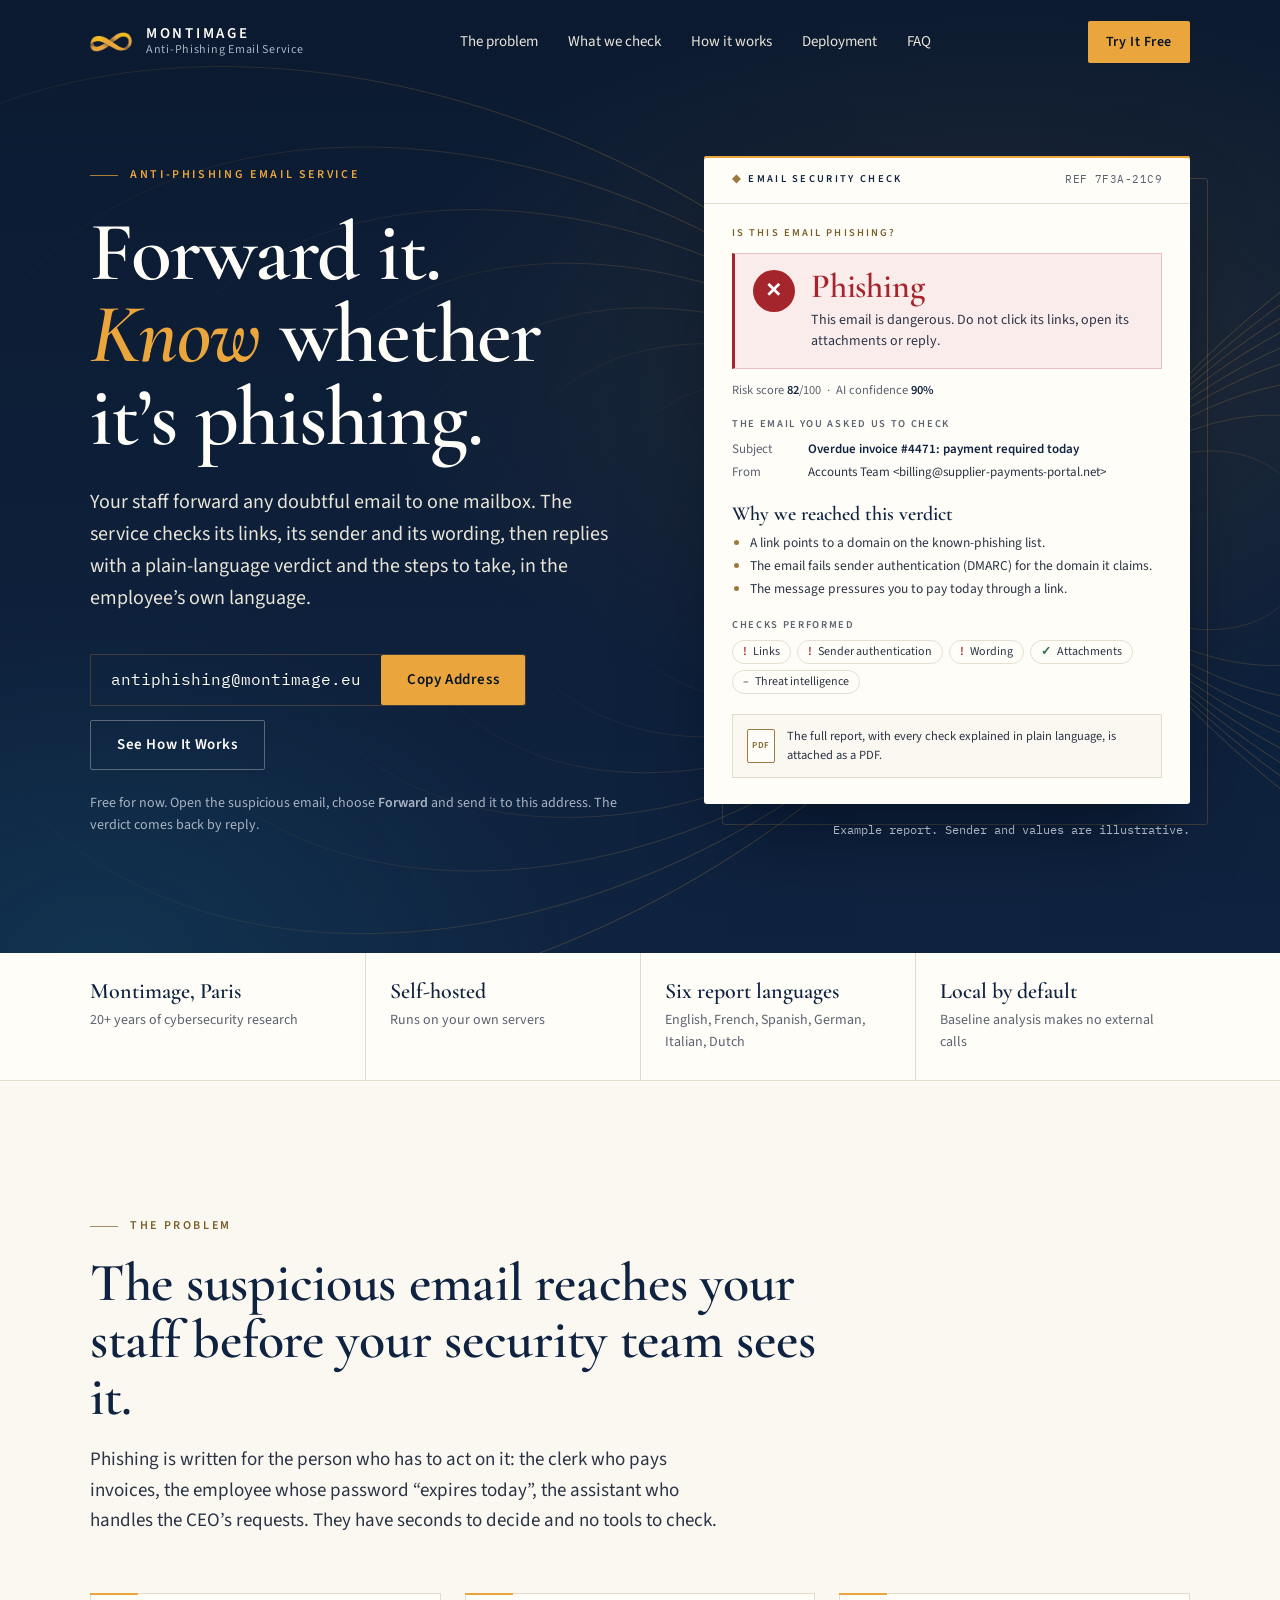
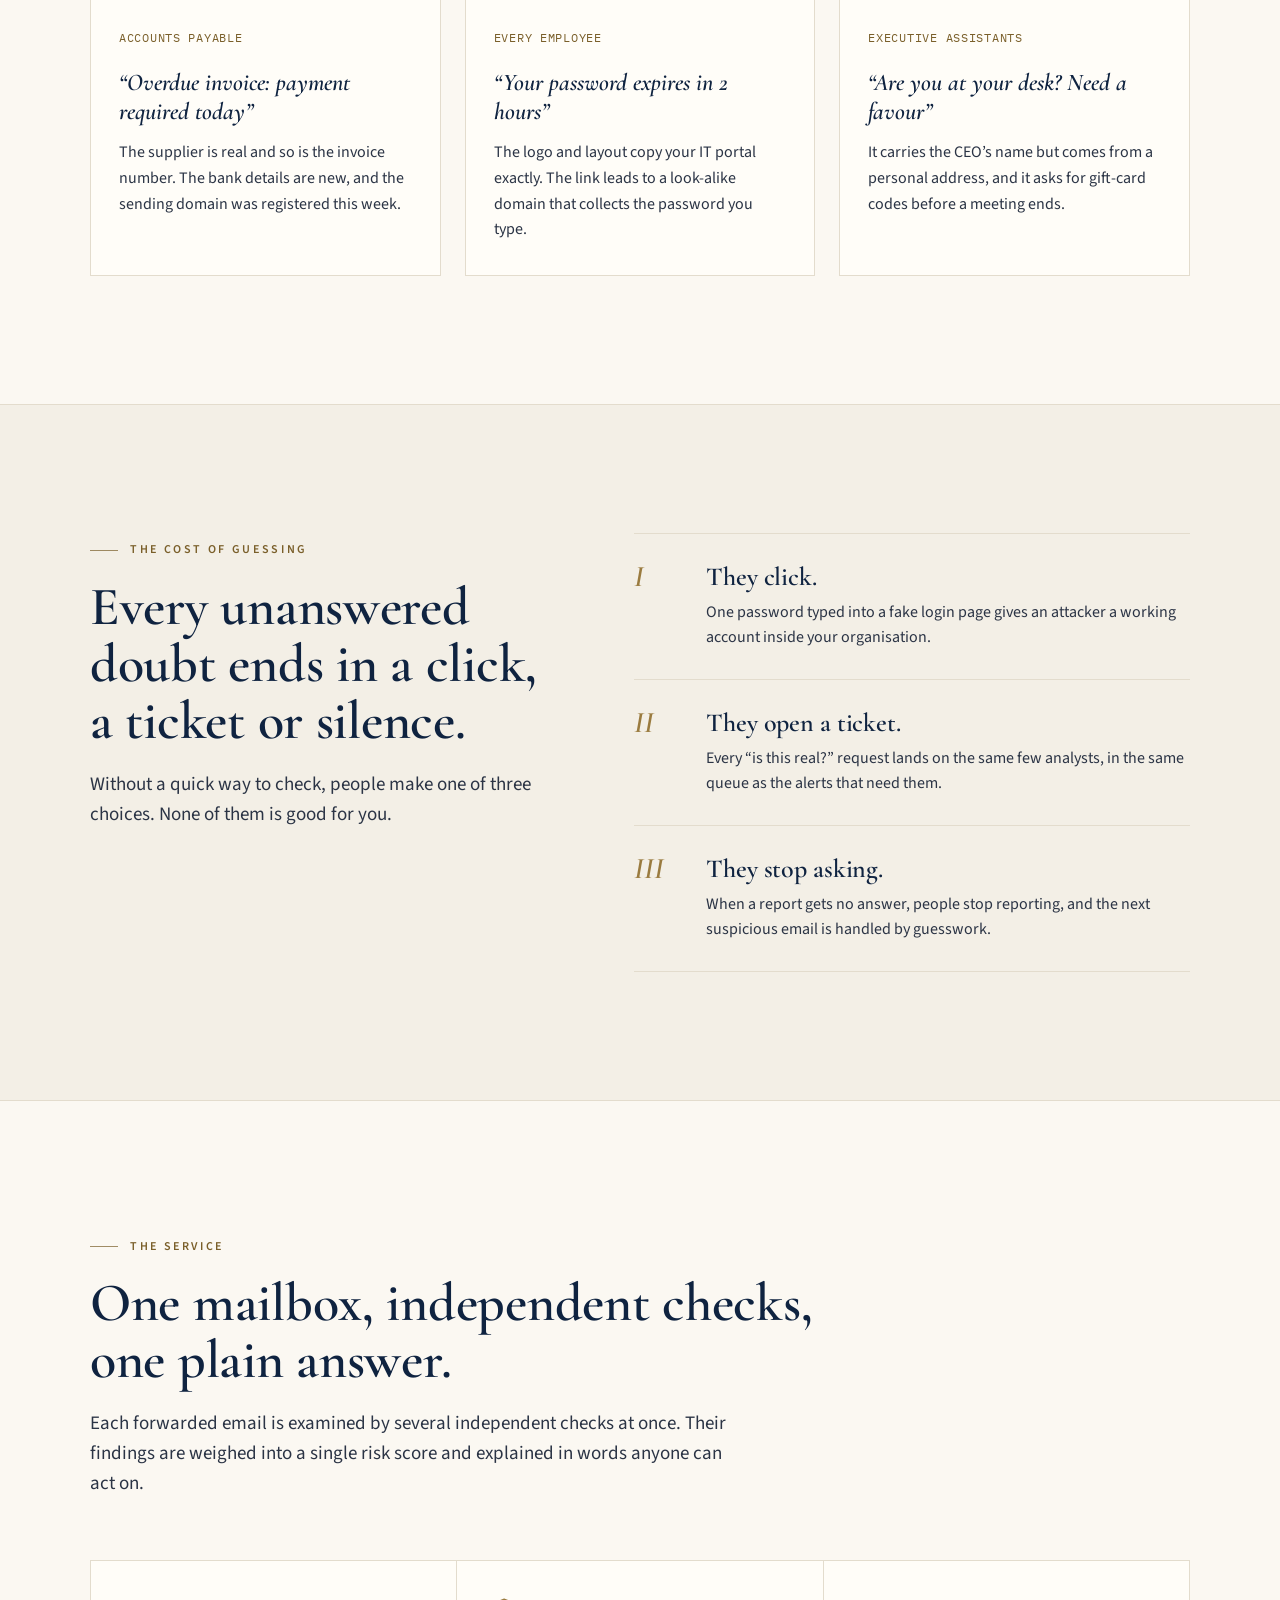
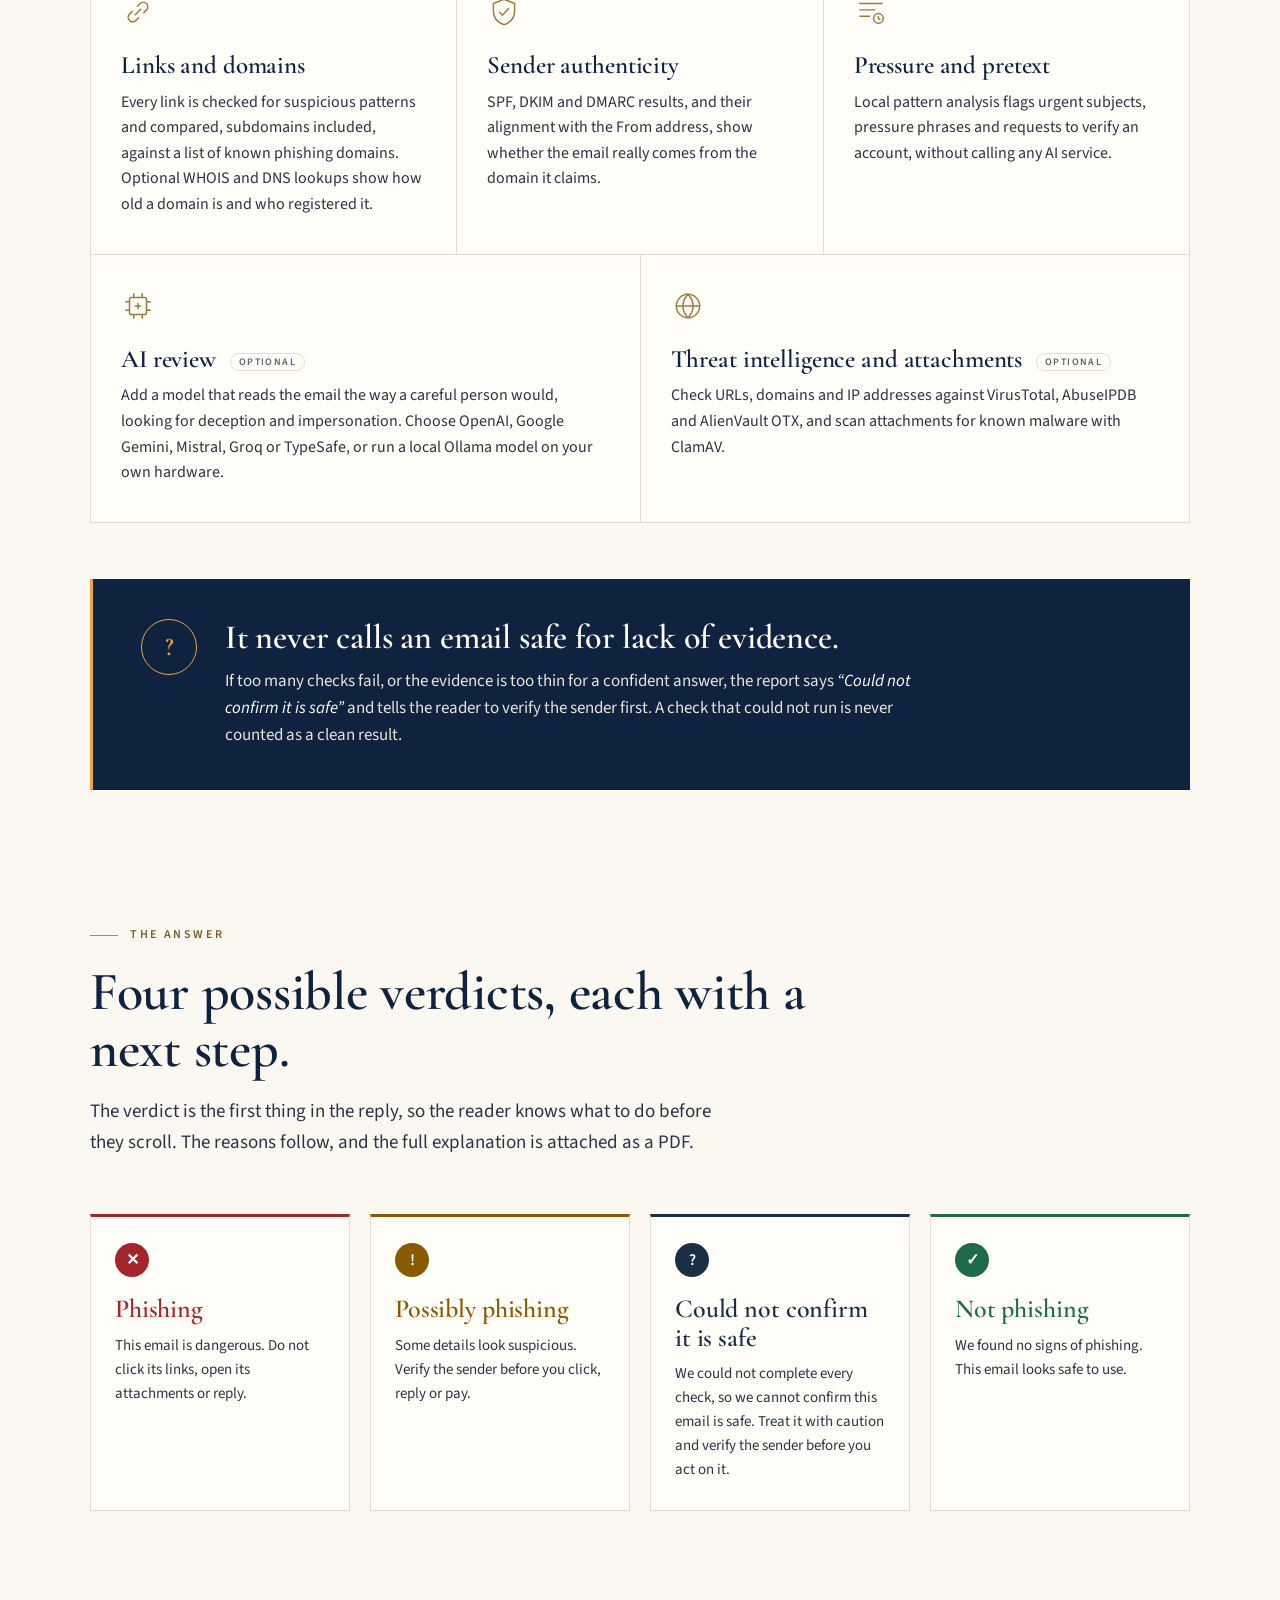
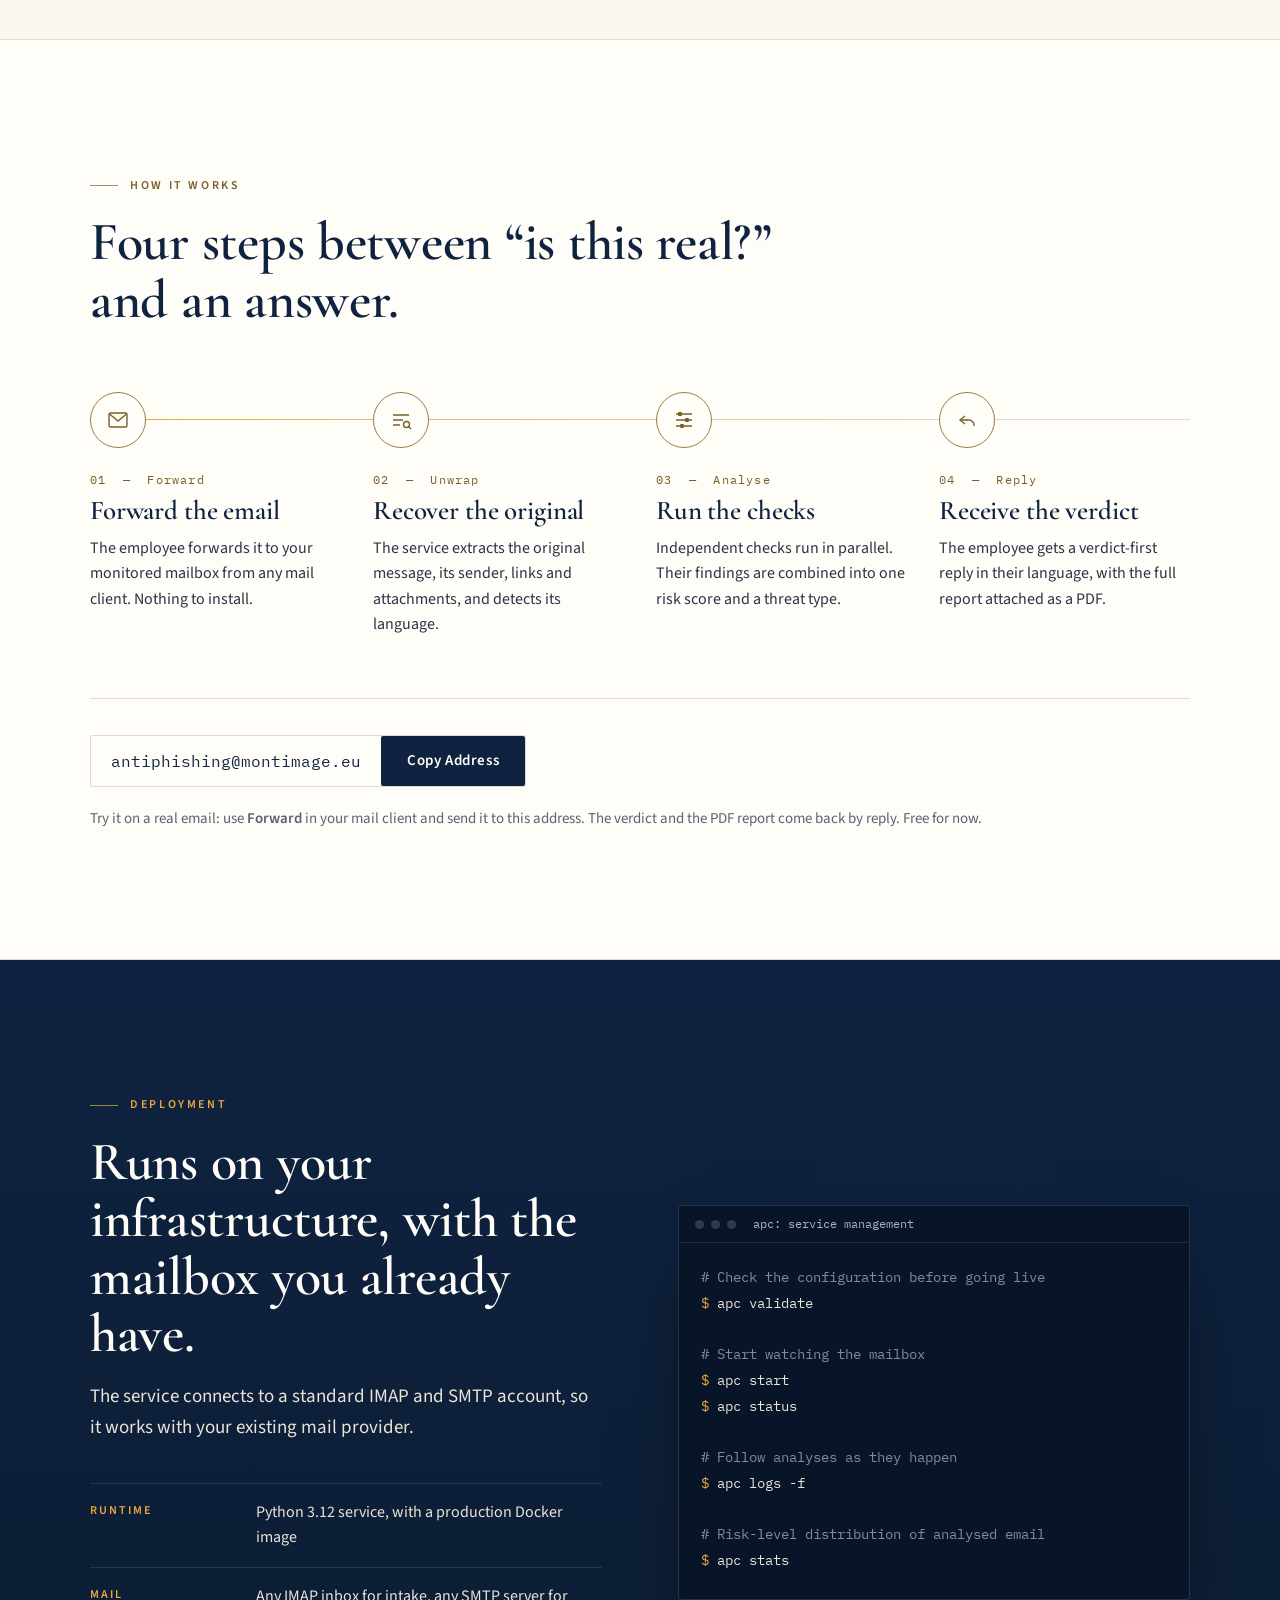
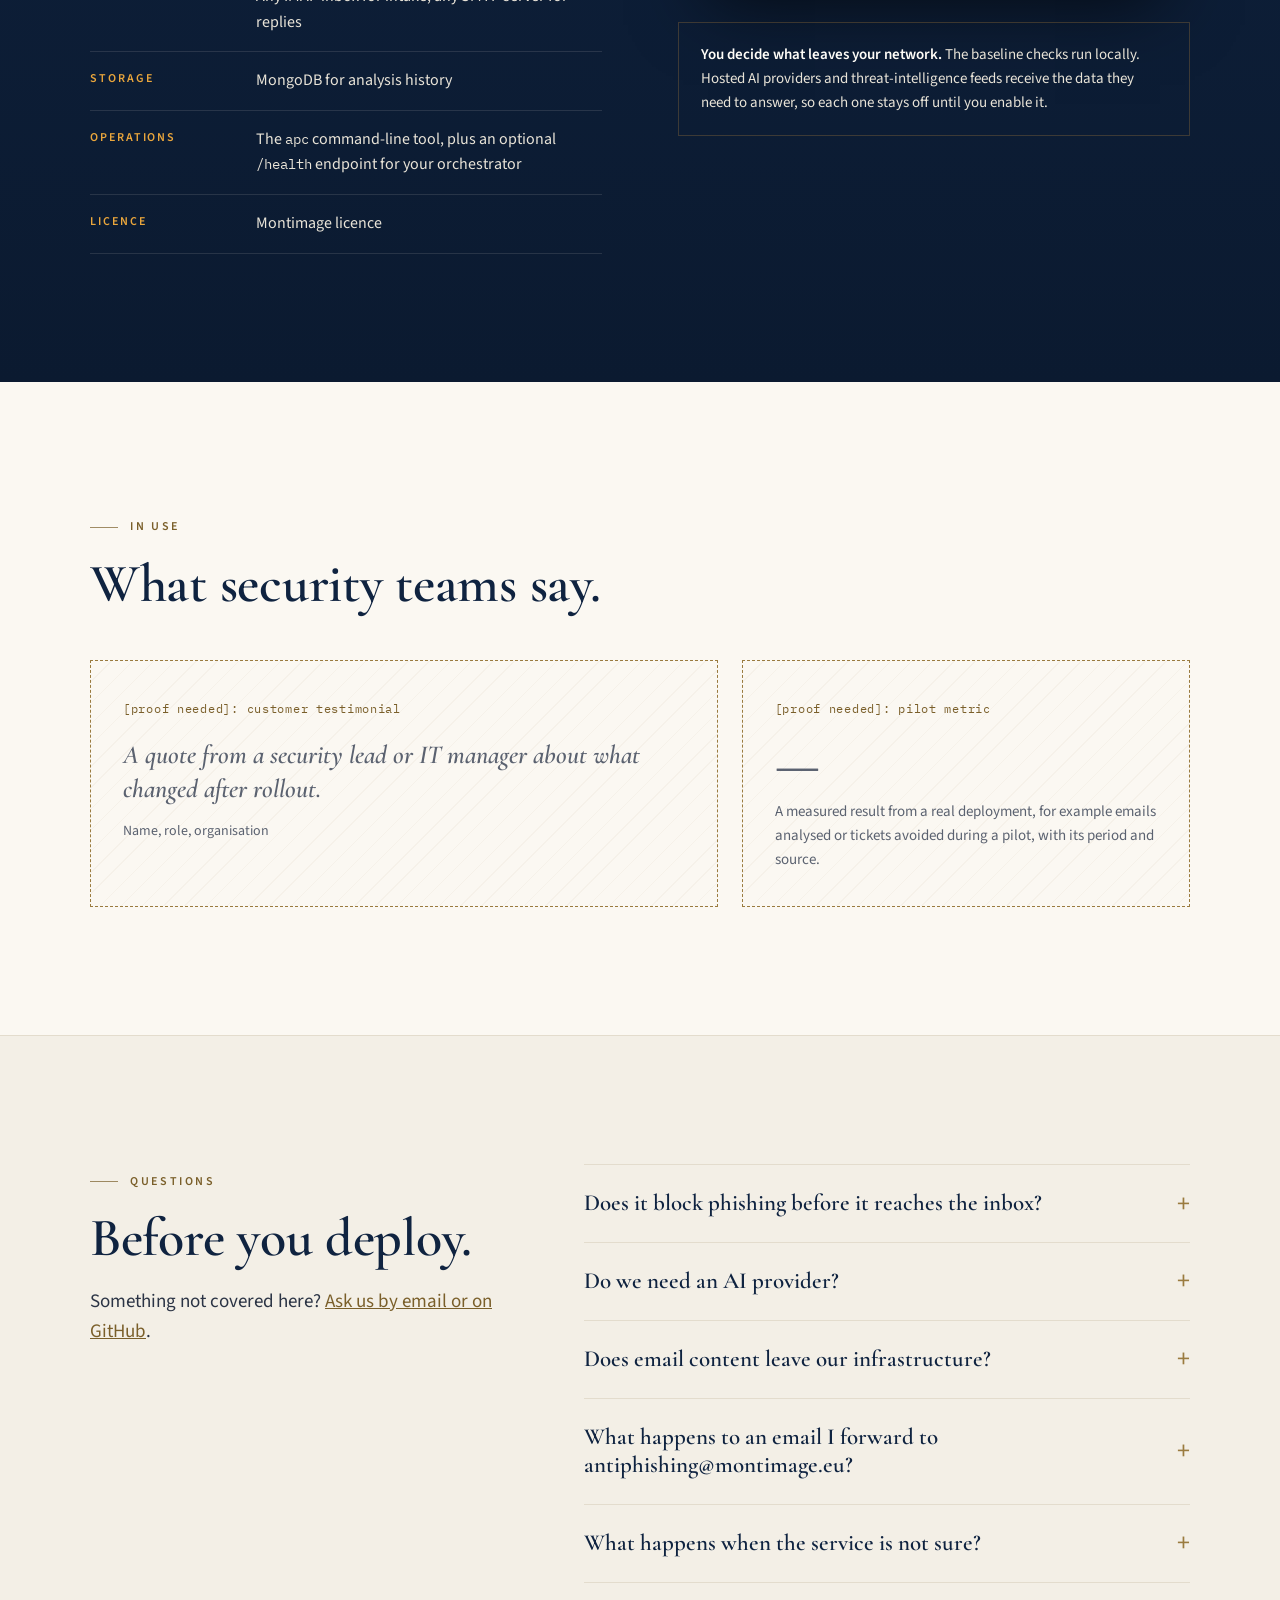
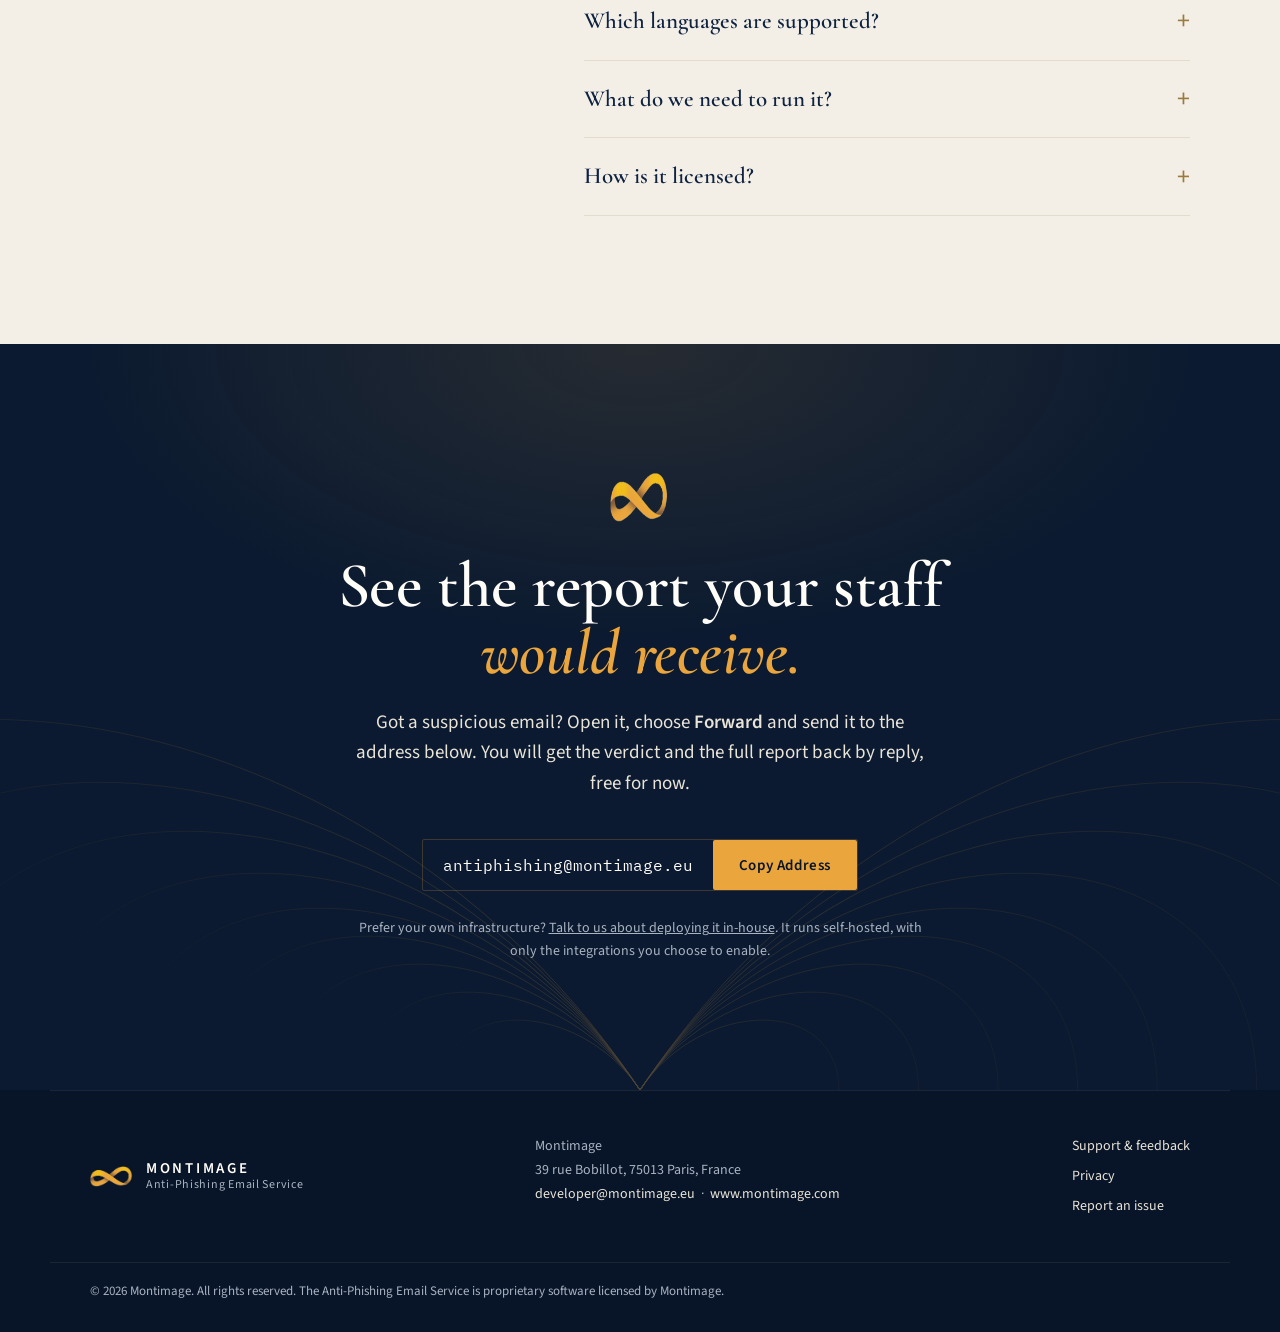
<file: site/index.html>
<!DOCTYPE html>
<html lang="en">
<head>
<meta charset="UTF-8">
<meta name="viewport" content="width=device-width, initial-scale=1">
<meta name="color-scheme" content="light">
<title>Anti-Phishing Email Service | Montimage</title>
<meta name="description" content="Staff forward a suspicious email to one mailbox and get back a plain-language phishing verdict with the reasons and next steps. Self-hosted, by Montimage.">
<link rel="icon" type="image/png" href="montimage-logo.png">
<link rel="canonical" href="https://montimage-projects.github.io/anti-phishing-email-service-website/">
<meta property="og:type" content="website">
<meta property="og:title" content="Anti-Phishing Email Service | Montimage">
<meta property="og:description" content="Forward a suspicious email to one mailbox and get back a plain-language phishing verdict with the reasons and next steps.">
<meta property="og:url" content="https://montimage-projects.github.io/anti-phishing-email-service-website/">
<!--
  Montimage Anti-Phishing Email Service: landing page.
  Same identity as the verdict email and PDF report: navy ink, ivory paper,
  gold hairlines, Cormorant Garamond display and Source Sans 3 text. Fonts
  are self-hosted (SIL OFL, see fonts/), so the page loads nothing from third
  parties. Tokens, header, footer and buttons live in site.css, shared with
  privacy.html and support.html.
-->
<link rel="stylesheet" href="site.css">
<style>
  /* ── Hero ───────────────────────────────────────────── */
  .hero {
    position: relative; overflow: hidden; color: var(--on-navy);
    background:
      radial-gradient(900px 520px at 78% 38%, rgba(234, 166, 60, 0.10), transparent 70%),
      radial-gradient(700px 500px at 8% 100%, rgba(26, 107, 138, 0.22), transparent 70%),
      linear-gradient(180deg, var(--navy-900) 0%, var(--navy) 100%);
  }
  .guilloche { position: absolute; inset: 0; width: 100%; height: 100%; pointer-events: none; opacity: 0.55; }
  .hero-grid {
    position: relative; z-index: 1;
    display: grid; grid-template-columns: minmax(0, 1.05fr) minmax(0, 0.95fr); gap: clamp(40px, 6vw, 88px);
    align-items: center; padding-top: clamp(40px, 6vw, 72px); padding-bottom: clamp(72px, 9vw, 120px);
  }
  .hero h1 {
    margin-top: 26px; color: #FFFDF8;
    font-size: clamp(46px, 6.6vw, 84px); line-height: 0.98; font-weight: 600; letter-spacing: -0.015em;
  }
  .hero h1 em { font-style: italic; color: var(--mark); }
  .hero-lede { margin-top: 28px; max-width: 540px; font-size: clamp(18px, 1.6vw, 20px); line-height: 1.6; color: var(--on-navy); }
  .hero-ctas { display: flex; flex-wrap: wrap; gap: 14px; margin-top: 40px; }
  .hero-note { margin-top: 22px; font-size: 14px; color: var(--on-navy-muted); }
  @media (max-width: 960px) { .hero-grid { grid-template-columns: minmax(0, 1fr); } }

  /* Example report card, modelled on _report_email.jinja2 */
  .report-stage { position: relative; }
  .report-stage::before {
    content: ""; position: absolute; inset: 22px -18px 13px 18px;
    border: 1px solid var(--navy-line); border-radius: 3px;
  }
  .report {
    position: relative; background: var(--card); color: var(--body); border-radius: 3px;
    box-shadow: 0 40px 80px -30px rgba(3, 10, 22, 0.75), 0 2px 0 var(--mark) inset;
    font-size: 14px; line-height: 1.5; overflow: hidden;
  }
  .report-mast { display: flex; justify-content: space-between; align-items: center; gap: 12px; padding: 18px 28px; border-bottom: 1px solid var(--rule); }
  .report-brand { font: 600 10.5px/1 var(--text); letter-spacing: 0.22em; text-transform: uppercase; color: var(--ink); white-space: nowrap; }
  .report-brand span { color: var(--gold); margin-right: 6px; }
  .report-tag { font: 400 11px/1 var(--mono); color: var(--muted); letter-spacing: 0.04em; white-space: nowrap; }
  .report-body { padding: 24px 28px 26px; }
  .report-q { font: 600 10.5px/1 var(--text); letter-spacing: 0.2em; text-transform: uppercase; color: var(--gold-ink); }
  .verdict { display: flex; gap: 16px; align-items: flex-start; margin-top: 14px; padding: 16px 18px; background: var(--unsafe-tint); border: 1px solid var(--unsafe-line); border-left: 3px solid var(--unsafe); }
  .seal { flex: none; display: grid; place-items: center; width: 42px; height: 42px; border-radius: 50%; background: var(--unsafe); color: #fff; font: 600 20px/1 var(--text); }
  .verdict h3 { font-size: 34px; line-height: 1; color: var(--unsafe); }
  .verdict p { margin-top: 6px; color: var(--body); font-size: 14px; }
  .report-meta { margin-top: 12px; font-size: 12.5px; color: var(--muted); }
  .report-meta strong { color: var(--ink); font-weight: 600; }
  .report-label { margin-top: 20px; font: 600 10.5px/1 var(--text); letter-spacing: 0.16em; text-transform: uppercase; color: var(--muted); }
  .kv { display: grid; grid-template-columns: 64px minmax(0, 1fr); gap: 4px 12px; margin-top: 10px; font-size: 13px; }
  .kv dt { color: var(--muted); }
  .kv dd { margin: 0; color: var(--body); overflow-wrap: anywhere; }
  .kv dd.strong { color: var(--ink); font-weight: 600; }
  .report h4 { margin: 20px 0 0; font: 600 20px/1.1 var(--display); color: var(--ink); }
  .reasons { margin: 8px 0 0; padding-left: 18px; font-size: 13.5px; }
  .reasons li { margin: 3px 0; }
  .reasons li::marker { color: var(--gold); }
  .chips { display: flex; flex-wrap: wrap; gap: 6px; margin-top: 10px; }
  .chip { display: inline-flex; align-items: center; gap: 6px; padding: 2px 10px; border: 1px solid var(--chip-line); border-radius: 12px; font-size: 12px; color: var(--body); white-space: nowrap; }
  .chip b { font-weight: 700; }
  .chip.flag b { color: var(--unsafe); }
  .chip.clear b { color: var(--safe); }
  .chip.na b { color: var(--muted); }
  .pdf { display: flex; align-items: center; gap: 12px; margin-top: 20px; padding: 12px 14px; border: 1px solid var(--rule); background: var(--paper); font-size: 12.5px; }
  .pdf-icon { flex: none; width: 28px; height: 34px; display: grid; place-items: center; border: 1px solid var(--gold); border-radius: 2px; background: var(--card); font: 700 9px/1 var(--text); letter-spacing: 0.04em; color: var(--gold-ink); }
  .report-caption { position: relative; margin-top: 18px; text-align: right; font: 400 12px/1.4 var(--mono); color: var(--on-navy-muted); }
  @media (max-width: 520px) {
    .report-mast, .report-body { padding-left: 18px; padding-right: 18px; }
    .report-stage::before { display: none; }
    .verdict h3 { font-size: 28px; }
  }

  /* ── Credentials strip ──────────────────────────────── */
  .strip { border-bottom: 1px solid var(--rule); background: var(--card); }
  .strip ul { list-style: none; margin: 0; padding: 0; display: grid; grid-template-columns: repeat(4, minmax(0, 1fr)); }
  .strip li { padding: 26px 24px; border-left: 1px solid var(--rule); }
  .strip li:first-child { border-left: 0; padding-left: 0; }
  .strip strong { display: block; font: 600 22px/1.15 var(--display); color: var(--ink); }
  .strip span { display: block; margin-top: 4px; font-size: 14px; color: var(--muted); }
  @media (max-width: 900px) {
    .strip ul { grid-template-columns: repeat(2, minmax(0, 1fr)); }
    .strip li { padding: 22px 18px; }
    .strip li:nth-child(odd) { border-left: 0; padding-left: 0; }
    .strip li:nth-child(n+3) { border-top: 1px solid var(--rule); }
  }

  /* ── Problem ────────────────────────────────────────── */
  .scenarios { display: grid; grid-template-columns: repeat(3, minmax(0, 1fr)); gap: 24px; margin-top: 56px; }
  .scenario { position: relative; padding: 30px 28px 32px; background: var(--card); border: 1px solid var(--rule); }
  .scenario::before { content: ""; position: absolute; left: -1px; top: -1px; width: 48px; height: 2px; background: var(--mark); }
  .scenario .who { font: 400 12px/1 var(--mono); letter-spacing: 0.06em; text-transform: uppercase; color: var(--gold-ink); }
  .scenario .subject { margin-top: 18px; font: 600 italic 24px/1.2 var(--display); color: var(--ink); }
  .scenario p { margin-top: 14px; font-size: 16px; }
  @media (max-width: 900px) { .scenarios { grid-template-columns: minmax(0, 1fr); } }

  /* ── Agitate ────────────────────────────────────────── */
  .agitate { background: var(--ivory); border-top: 1px solid var(--rule); border-bottom: 1px solid var(--rule); }
  .agitate-grid { display: grid; grid-template-columns: minmax(0, 0.9fr) minmax(0, 1.1fr); gap: clamp(40px, 7vw, 100px); align-items: start; }
  .costs { list-style: none; margin: 0; padding: 0; counter-reset: cost; }
  .costs li { display: grid; grid-template-columns: 64px minmax(0, 1fr); gap: 8px; padding: 28px 0; border-top: 1px solid var(--rule); counter-increment: cost; }
  .costs li:last-child { border-bottom: 1px solid var(--rule); }
  .costs li::before { content: counter(cost, upper-roman); font: 500 italic 30px/1 var(--display); color: var(--gold); }
  .costs h3 { font-size: 26px; line-height: 1.15; }
  .costs p { margin-top: 8px; font-size: 16px; }
  @media (max-width: 900px) { .agitate-grid { grid-template-columns: minmax(0, 1fr); } }

  /* ── Solution ───────────────────────────────────────── */
  .checks { display: grid; grid-template-columns: repeat(6, minmax(0, 1fr)); gap: 1px; margin-top: 60px; background: var(--rule); border: 1px solid var(--rule); }
  .check { grid-column: span 2; padding: 34px 30px 36px; background: var(--card); }
  .check:nth-child(4), .check:nth-child(5) { grid-column: span 3; }
  .check svg { width: 34px; height: 34px; color: var(--gold); }
  .check h3 { margin-top: 22px; font-size: 25px; line-height: 1.15; }
  .check p { margin-top: 10px; font-size: 16px; }
  .check .opt { display: inline-block; margin-left: 8px; padding: 3px 8px; vertical-align: middle; border: 1px solid var(--chip-line); border-radius: 10px; font: 600 10px/1 var(--text); letter-spacing: 0.14em; text-transform: uppercase; color: var(--muted); }
  @media (max-width: 900px) {
    .checks { grid-template-columns: minmax(0, 1fr); }
    .check, .check:nth-child(4), .check:nth-child(5) { grid-column: auto; }
  }

  .promise {
    display: grid; grid-template-columns: auto minmax(0, 1fr); gap: 28px; align-items: start;
    margin-top: 56px; padding: 40px clamp(24px, 4vw, 48px); background: var(--navy); color: var(--on-navy);
    border-left: 3px solid var(--mark);
  }
  .promise-mark { display: grid; place-items: center; width: 56px; height: 56px; border: 1px solid var(--mark); border-radius: 50%; color: var(--mark); font: 600 26px/1 var(--display); }
  .promise h3 { color: #FFFDF8; font-size: clamp(26px, 3vw, 34px); line-height: 1.1; }
  .promise p { margin-top: 12px; max-width: 720px; }
  .promise q { font-style: italic; color: #FFFDF8; quotes: "\201C" "\201D"; }
  @media (max-width: 600px) { .promise { grid-template-columns: minmax(0, 1fr); } }

  /* ── Verdicts ───────────────────────────────────────── */
  .verdicts { display: grid; grid-template-columns: repeat(4, minmax(0, 1fr)); gap: 20px; margin-top: 56px; }
  .v { padding: 26px 24px 28px; background: var(--card); border: 1px solid var(--rule); border-top: 3px solid var(--tone); }
  .v .seal { width: 34px; height: 34px; font-size: 16px; background: var(--tone); }
  .v h3 { margin-top: 18px; font-size: 26px; line-height: 1.1; color: var(--tone); }
  .v p { margin-top: 10px; font-size: 15px; }
  .v.safe { --tone: var(--safe); }
  .v.caution { --tone: var(--caution); }
  .v.unsafe { --tone: var(--unsafe); }
  .v.inconclusive { --tone: var(--navy-700); }
  @media (max-width: 1040px) { .verdicts { grid-template-columns: repeat(2, minmax(0, 1fr)); } }
  @media (max-width: 560px) { .verdicts { grid-template-columns: minmax(0, 1fr); } }

  /* ── How it works ───────────────────────────────────── */
  .how { background: var(--card); border-top: 1px solid var(--rule); border-bottom: 1px solid var(--rule); }
  .steps { position: relative; list-style: none; margin: 64px 0 0; padding: 0; display: grid; grid-template-columns: repeat(4, minmax(0, 1fr)); gap: 32px; counter-reset: step; }
  .steps::before { content: ""; position: absolute; left: 0; right: 0; top: 27px; height: 1px; background: linear-gradient(90deg, var(--mark), var(--rule) 85%); }
  .step { position: relative; counter-increment: step; }
  .step-dot { position: relative; display: grid; place-items: center; width: 56px; height: 56px; border-radius: 50%; background: var(--card); border: 1px solid var(--gold); color: var(--gold-ink); }
  .step-dot svg { width: 24px; height: 24px; }
  .step .num { display: block; margin-top: 26px; font: 400 12px/1 var(--mono); letter-spacing: 0.1em; color: var(--gold-ink); }
  .step .num::before { content: "0" counter(step) "  —  "; white-space: pre; }
  .step h3 { margin-top: 10px; font-size: 27px; line-height: 1.1; }
  .step p { margin-top: 10px; font-size: 16px; }
  .how-cta { display: flex; flex-wrap: wrap; align-items: center; gap: 20px; margin-top: 60px; padding-top: 36px; border-top: 1px solid var(--rule); }
  .how-cta p { color: var(--muted); font-size: 15px; }
  @media (max-width: 900px) {
    .steps { grid-template-columns: minmax(0, 1fr); gap: 0; }
    .steps::before { left: 27px; right: auto; top: 0; bottom: 0; width: 1px; height: auto; background: linear-gradient(180deg, var(--mark), var(--rule) 85%); }
    .step { display: grid; grid-template-columns: 56px minmax(0, 1fr); column-gap: 22px; padding-bottom: 36px; }
    .step-dot { grid-row: span 3; }
    .step .num { margin-top: 4px; }
  }

  /* ── Deployment ─────────────────────────────────────── */
  .deploy { position: relative; overflow: hidden; background: linear-gradient(180deg, var(--navy) 0%, var(--navy-900) 100%); color: var(--on-navy); }
  .deploy-grid { display: grid; grid-template-columns: minmax(0, 1fr) minmax(0, 1fr); gap: clamp(40px, 6vw, 88px); align-items: center; }
  .specs { list-style: none; margin: 40px 0 0; padding: 0; }
  .specs li { display: grid; grid-template-columns: 150px minmax(0, 1fr); gap: 16px; padding: 16px 0; border-top: 1px solid rgba(233, 228, 216, 0.12); font-size: 16px; }
  .specs li:last-child { border-bottom: 1px solid rgba(233, 228, 216, 0.12); }
  .specs b { font: 600 12px/1.9 var(--text); letter-spacing: 0.16em; text-transform: uppercase; color: var(--mark); }
  .terminal { border: 1px solid rgba(233, 228, 216, 0.14); border-radius: 4px; background: var(--navy-950); box-shadow: 0 30px 70px -30px rgba(0, 0, 0, 0.7); overflow: hidden; }
  .terminal-bar { display: flex; align-items: center; gap: 7px; padding: 12px 16px; border-bottom: 1px solid rgba(233, 228, 216, 0.1); }
  .terminal-bar i { width: 9px; height: 9px; border-radius: 50%; background: rgba(233, 228, 216, 0.18); }
  .terminal-bar span { margin-left: 10px; font: 400 12px/1 var(--mono); color: var(--on-navy-muted); }
  .terminal pre { margin: 0; padding: 22px 22px 26px; overflow-x: auto; font: 400 13.5px/1.9 var(--mono); color: var(--on-navy); }
  .terminal .p { color: var(--mark); user-select: none; }
  .terminal .c { color: #7F8CA0; }
  .data-note { margin-top: 22px; padding: 20px 22px; border: 1px solid var(--navy-line); font-size: 15px; color: var(--on-navy); }
  .data-note strong { color: #FFFDF8; font-weight: 600; }
  @media (max-width: 960px) { .deploy-grid { grid-template-columns: minmax(0, 1fr); } }
  @media (max-width: 520px) { .specs li { grid-template-columns: minmax(0, 1fr); gap: 2px; } }

  /* ── Proof (placeholders until real proof exists) ───── */
  .proof-grid { display: grid; grid-template-columns: minmax(0, 1.4fr) minmax(0, 1fr); gap: 24px; margin-top: 48px; }
  .placeholder { padding: 34px 32px; border: 1px dashed var(--gold); background: repeating-linear-gradient(135deg, transparent 0 14px, rgba(154, 123, 63, 0.05) 14px 15px); }
  .placeholder .tag { font: 400 12px/1 var(--mono); letter-spacing: 0.06em; color: var(--gold-ink); }
  .placeholder blockquote { margin: 16px 0 0; font: 500 italic 26px/1.3 var(--display); color: var(--muted); }
  .placeholder cite { display: block; margin-top: 16px; font: 400 14px/1.4 var(--text); font-style: normal; color: var(--muted); }
  .placeholder .big { margin-top: 14px; font: 600 54px/1 var(--display); color: var(--muted); }
  .placeholder p { margin-top: 10px; font-size: 15px; color: var(--muted); }
  @media (max-width: 800px) { .proof-grid { grid-template-columns: minmax(0, 1fr); } }

  /* ── FAQ ────────────────────────────────────────────── */
  .faq { background: var(--ivory); border-top: 1px solid var(--rule); }
  .faq-grid { display: grid; grid-template-columns: minmax(0, 0.8fr) minmax(0, 1.2fr); gap: clamp(40px, 7vw, 100px); }
  .faq-list { border-top: 1px solid var(--rule); }
  .faq details { border-bottom: 1px solid var(--rule); }
  .faq summary {
    display: flex; justify-content: space-between; align-items: center; gap: 20px;
    padding: 24px 0; cursor: pointer; list-style: none;
    font: 600 23px/1.25 var(--display); color: var(--ink);
  }
  .faq summary::-webkit-details-marker { display: none; }
  .faq summary::after { content: "+"; flex: none; font: 400 26px/1 var(--text); color: var(--gold); transition: transform .25s ease; }
  .faq details[open] summary::after { transform: rotate(45deg); }
  .faq details p { padding: 0 44px 26px 0; font-size: 16.5px; }
  .faq code { font: 400 14px var(--mono); color: var(--ink); background: var(--card); padding: 1px 6px; border: 1px solid var(--rule); }
  @media (max-width: 900px) { .faq-grid { grid-template-columns: minmax(0, 1fr); } .faq details p { padding-right: 0; } }
  @media (prefers-reduced-motion: reduce) { .faq summary::after { transition: none; } }

  /* ── Final CTA ──────────────────────────────────────── */
  .final { position: relative; overflow: hidden; text-align: center; color: var(--on-navy); background: radial-gradient(800px 420px at 50% 0%, rgba(234, 166, 60, 0.12), transparent 70%), var(--navy-900); }
  .final .guilloche { opacity: 0.3; }
  .final-inner { position: relative; max-width: 760px; margin: 0 auto; }
  .final img { width: 60px; margin: 0 auto; }
  .final h2 { margin-top: 30px; font-size: clamp(38px, 5.4vw, 64px); line-height: 1.04; color: #FFFDF8; }
  .final h2 em { color: var(--mark); }
  .final p { margin: 22px auto 0; max-width: 580px; font-size: 19px; }
  .final .hero-ctas { justify-content: center; }
  .final .reassure { margin-top: 26px; font-size: 14px; color: var(--on-navy-muted); }

</style>
<script>document.documentElement.classList.add("js");</script>
</head>
<body>
<a class="skip" href="#main">Skip to content</a>

<!-- Guilloché of the Montimage infinity curve, reused in hero and final CTA -->
<svg width="0" height="0" style="position:absolute" aria-hidden="true" focusable="false">
  <defs>
    <path id="lem" vector-effect="non-scaling-stroke" d="M600 300 C 700 150, 920 150, 920 300 C 920 450, 700 450, 600 300 C 500 150, 280 150, 280 300 C 280 450, 500 450, 600 300 Z"/>
    <linearGradient id="lemfade" x1="0" x2="1">
      <stop offset="0" stop-color="#EAA63C" stop-opacity="0"/>
      <stop offset="0.45" stop-color="#EAA63C" stop-opacity="0.55"/>
      <stop offset="1" stop-color="#EAA63C" stop-opacity="0.15"/>
    </linearGradient>
    <g id="guilloche" fill="none" stroke="url(#lemfade)" stroke-width="1">
      <use href="#lem" transform="translate(600 300) scale(0.50) translate(-600 -300)" vector-effect="non-scaling-stroke"/>
      <use href="#lem" transform="translate(600 300) scale(0.70) translate(-600 -300)" vector-effect="non-scaling-stroke"/>
      <use href="#lem" transform="translate(600 300) scale(0.90) translate(-600 -300)" vector-effect="non-scaling-stroke"/>
      <use href="#lem" transform="translate(600 300) scale(1.10) translate(-600 -300)" vector-effect="non-scaling-stroke"/>
      <use href="#lem" transform="translate(600 300) scale(1.30) translate(-600 -300)" vector-effect="non-scaling-stroke"/>
      <use href="#lem" transform="translate(600 300) scale(1.55) translate(-600 -300)" vector-effect="non-scaling-stroke"/>
      <use href="#lem" transform="translate(600 300) scale(1.85) translate(-600 -300)" vector-effect="non-scaling-stroke"/>
      <use href="#lem" transform="translate(600 300) scale(2.20) translate(-600 -300)" vector-effect="non-scaling-stroke"/>
      <use href="#lem" transform="translate(600 300) scale(2.65) translate(-600 -300)" vector-effect="non-scaling-stroke"/>
    </g>
  </defs>
</svg>

<header class="hero on-navy">
  <svg class="guilloche" viewBox="0 0 1200 600" preserveAspectRatio="xMidYMid slice" aria-hidden="true" focusable="false">
    <use href="#guilloche" transform="translate(260 40)"/>
  </svg>

  <div class="site-header">
    <nav class="wrap nav" aria-label="Main">
      <a class="brand" href="#top" id="top">
        <img src="montimage-logo.png" width="109" height="51" alt="Montimage">
        <span class="brand-text">
          <span class="brand-name">Montimage</span>
          <span class="brand-sub">Anti-Phishing Email Service</span>
        </span>
      </a>
      <ul class="nav-links">
        <li><a href="#problem">The problem</a></li>
        <li><a href="#checks">What we check</a></li>
        <li><a href="#how">How it works</a></li>
        <li><a href="#deploy">Deployment</a></li>
        <li><a href="#faq">FAQ</a></li>
      </ul>
      <a class="btn btn-gold" href="#try">Try It Free</a>
    </nav>
  </div>

  <div class="wrap hero-grid">
    <div>
      <span class="eyebrow">Anti-Phishing Email Service</span>
      <h1>Forward it. <em>Know</em> whether it&rsquo;s phishing.</h1>
      <p class="hero-lede">Your staff forward any doubtful email to one mailbox. The service checks its links, its sender and its wording, then replies with a plain-language verdict and the steps to take, in the employee&rsquo;s own language.</p>
      <div class="hero-ctas">
        <div class="forward">
          <span class="forward-addr">antiphishing@montimage.eu</span>
          <button type="button" class="btn btn-gold copy-btn" data-copy="antiphishing@montimage.eu" aria-live="polite">Copy Address</button>
        </div>
        <a class="btn btn-ghost" href="#how">See How It Works</a>
      </div>
      <p class="hero-note">Free for now. Open the suspicious email, choose <strong>Forward</strong> and send it to this address. The verdict comes back by reply.</p>
    </div>

    <figure class="report-stage reveal" style="margin:0">
      <article class="report" aria-label="Example of the report an employee receives">
        <div class="report-mast">
          <span class="report-brand"><span aria-hidden="true">&#9670;</span>Email Security Check</span>
          <span class="report-tag">REF 7F3A-21C9</span>
        </div>
        <div class="report-body">
          <div class="report-q">Is this email phishing?</div>
          <div class="verdict">
            <span class="seal" aria-hidden="true">&#10005;</span>
            <div>
              <h3>Phishing</h3>
              <p>This email is dangerous. Do not click its links, open its attachments or reply.</p>
            </div>
          </div>
          <p class="report-meta">Risk score <strong>82</strong>/100 &nbsp;&middot;&nbsp; AI confidence <strong>90%</strong></p>

          <div class="report-label">The email you asked us to check</div>
          <dl class="kv">
            <dt>Subject</dt><dd class="strong">Overdue invoice #4471: payment required today</dd>
            <dt>From</dt><dd>Accounts Team &lt;billing@supplier-payments-portal.net&gt;</dd>
          </dl>

          <h4>Why we reached this verdict</h4>
          <ul class="reasons">
            <li>A link points to a domain on the known-phishing list.</li>
            <li>The email fails sender authentication (DMARC) for the domain it claims.</li>
            <li>The message pressures you to pay today through a link.</li>
          </ul>

          <div class="report-label">Checks performed</div>
          <div class="chips">
            <span class="chip flag"><b aria-hidden="true">!</b>Links</span>
            <span class="chip flag"><b aria-hidden="true">!</b>Sender authentication</span>
            <span class="chip flag"><b aria-hidden="true">!</b>Wording</span>
            <span class="chip clear"><b aria-hidden="true">&#10003;</b>Attachments</span>
            <span class="chip na"><b aria-hidden="true">&ndash;</b>Threat intelligence</span>
          </div>

          <div class="pdf">
            <span class="pdf-icon" aria-hidden="true">PDF</span>
            <span>The full report, with every check explained in plain language, is attached as a PDF.</span>
          </div>
        </div>
      </article>
      <figcaption class="report-caption">Example report. Sender and values are illustrative.</figcaption>
    </figure>
  </div>
</header>

<main id="main">

  <section class="strip" aria-label="At a glance">
    <div class="wrap">
      <ul>
        <li><strong>Montimage, Paris</strong><span>20+ years of cybersecurity research</span></li>
        <li><strong>Self-hosted</strong><span>Runs on your own servers</span></li>
        <li><strong>Six report languages</strong><span>English, French, Spanish, German, Italian, Dutch</span></li>
        <li><strong>Local by default</strong><span>Baseline analysis makes no external calls</span></li>
      </ul>
    </div>
  </section>

  <!-- PROBLEM -->
  <section class="section" id="problem">
    <div class="wrap">
      <div class="section-head reveal">
        <span class="eyebrow">The problem</span>
        <h2>The suspicious email reaches your staff before your security team sees it.</h2>
        <p>Phishing is written for the person who has to act on it: the clerk who pays invoices, the employee whose password &ldquo;expires today&rdquo;, the assistant who handles the CEO&rsquo;s requests. They have seconds to decide and no tools to check.</p>
      </div>
      <div class="scenarios">
        <article class="scenario reveal">
          <span class="who">Accounts payable</span>
          <p class="subject">&ldquo;Overdue invoice: payment required today&rdquo;</p>
          <p>The supplier is real and so is the invoice number. The bank details are new, and the sending domain was registered this week.</p>
        </article>
        <article class="scenario reveal">
          <span class="who">Every employee</span>
          <p class="subject">&ldquo;Your password expires in 2 hours&rdquo;</p>
          <p>The logo and layout copy your IT portal exactly. The link leads to a look-alike domain that collects the password you type.</p>
        </article>
        <article class="scenario reveal">
          <span class="who">Executive assistants</span>
          <p class="subject">&ldquo;Are you at your desk? Need a favour&rdquo;</p>
          <p>It carries the CEO&rsquo;s name but comes from a personal address, and it asks for gift-card codes before a meeting ends.</p>
        </article>
      </div>
    </div>
  </section>

  <!-- AGITATE -->
  <section class="section agitate" aria-labelledby="agitate-title">
    <div class="wrap agitate-grid">
      <div class="section-head reveal">
        <span class="eyebrow">The cost of guessing</span>
        <h2 id="agitate-title">Every unanswered doubt ends in a click, a ticket or silence.</h2>
        <p>Without a quick way to check, people make one of three choices. None of them is good for you.</p>
      </div>
      <ol class="costs">
        <li class="reveal">
          <div>
            <h3>They click.</h3>
            <p>One password typed into a fake login page gives an attacker a working account inside your organisation.</p>
          </div>
        </li>
        <li class="reveal">
          <div>
            <h3>They open a ticket.</h3>
            <p>Every &ldquo;is this real?&rdquo; request lands on the same few analysts, in the same queue as the alerts that need them.</p>
          </div>
        </li>
        <li class="reveal">
          <div>
            <h3>They stop asking.</h3>
            <p>When a report gets no answer, people stop reporting, and the next suspicious email is handled by guesswork.</p>
          </div>
        </li>
      </ol>
    </div>
  </section>

  <!-- SOLUTION -->
  <section class="section" id="checks">
    <div class="wrap">
      <div class="section-head reveal">
        <span class="eyebrow">The service</span>
        <h2>One mailbox, independent checks, one plain answer.</h2>
        <p>Each forwarded email is examined by several independent checks at once. Their findings are weighed into a single risk score and explained in words anyone can act on.</p>
      </div>

      <div class="checks">
        <article class="check reveal">
          <svg viewBox="0 0 32 32" fill="none" stroke="currentColor" stroke-width="1.4" aria-hidden="true"><path d="M13 19l6-6"/><path d="M11 15l-3 3a4.2 4.2 0 006 6l3-3"/><path d="M21 17l3-3a4.2 4.2 0 00-6-6l-3 3"/></svg>
          <h3>Links and domains</h3>
          <p>Every link is checked for suspicious patterns and compared, subdomains included, against a list of known phishing domains. Optional WHOIS and DNS lookups show how old a domain is and who registered it.</p>
        </article>
        <article class="check reveal">
          <svg viewBox="0 0 32 32" fill="none" stroke="currentColor" stroke-width="1.4" aria-hidden="true"><path d="M16 4l10 4v7c0 6.5-4.3 11-10 13-5.7-2-10-6.5-10-13V8l10-4z"/><path d="M11.5 16l3 3 6-6.5"/></svg>
          <h3>Sender authenticity</h3>
          <p>SPF, DKIM and DMARC results, and their alignment with the From address, show whether the email really comes from the domain it claims.</p>
        </article>
        <article class="check reveal">
          <svg viewBox="0 0 32 32" fill="none" stroke="currentColor" stroke-width="1.4" aria-hidden="true"><path d="M5 8h22M5 14h15M5 20h10"/><circle cx="23" cy="22" r="4.5"/><path d="M23 19.5v2.8l1.8 1.2"/></svg>
          <h3>Pressure and pretext</h3>
          <p>Local pattern analysis flags urgent subjects, pressure phrases and requests to verify an account, without calling any AI service.</p>
        </article>
        <article class="check reveal">
          <svg viewBox="0 0 32 32" fill="none" stroke="currentColor" stroke-width="1.4" aria-hidden="true"><rect x="8" y="8" width="16" height="16" rx="2"/><path d="M12 4v4M20 4v4M12 24v4M20 24v4M4 12h4M4 20h4M24 12h4M24 20h4"/><path d="M13 16h6M16 13v6"/></svg>
          <h3>AI review <span class="opt">Optional</span></h3>
          <p>Add a model that reads the email the way a careful person would, looking for deception and impersonation. Choose OpenAI, Google Gemini, Mistral, Groq or TypeSafe, or run a local Ollama model on your own hardware.</p>
        </article>
        <article class="check reveal">
          <svg viewBox="0 0 32 32" fill="none" stroke="currentColor" stroke-width="1.4" aria-hidden="true"><circle cx="16" cy="16" r="11"/><path d="M5 16h22M16 5c3.2 3.4 4.8 7 4.8 11S19.2 23.6 16 27M16 5c-3.2 3.4-4.8 7-4.8 11s1.6 7.6 4.8 11"/></svg>
          <h3>Threat intelligence and attachments <span class="opt">Optional</span></h3>
          <p>Check URLs, domains and IP addresses against VirusTotal, AbuseIPDB and AlienVault OTX, and scan attachments for known malware with ClamAV.</p>
        </article>
      </div>

      <aside class="promise reveal">
        <span class="promise-mark" aria-hidden="true">?</span>
        <div>
          <h3>It never calls an email safe for lack of evidence.</h3>
          <p>If too many checks fail, or the evidence is too thin for a confident answer, the report says <q>Could not confirm it is safe</q> and tells the reader to verify the sender first. A check that could not run is never counted as a clean result.</p>
        </div>
      </aside>
    </div>
  </section>

  <!-- VERDICTS -->
  <section class="section" style="padding-top:0" aria-labelledby="verdicts-title">
    <div class="wrap">
      <div class="section-head reveal">
        <span class="eyebrow">The answer</span>
        <h2 id="verdicts-title">Four possible verdicts, each with a next step.</h2>
        <p>The verdict is the first thing in the reply, so the reader knows what to do before they scroll. The reasons follow, and the full explanation is attached as a PDF.</p>
      </div>
      <div class="verdicts">
        <article class="v unsafe reveal">
          <span class="seal" aria-hidden="true">&#10005;</span>
          <h3>Phishing</h3>
          <p>This email is dangerous. Do not click its links, open its attachments or reply.</p>
        </article>
        <article class="v caution reveal">
          <span class="seal" aria-hidden="true">!</span>
          <h3>Possibly phishing</h3>
          <p>Some details look suspicious. Verify the sender before you click, reply or pay.</p>
        </article>
        <article class="v inconclusive reveal">
          <span class="seal" aria-hidden="true">?</span>
          <h3>Could not confirm it is safe</h3>
          <p>We could not complete every check, so we cannot confirm this email is safe. Treat it with caution and verify the sender before you act on it.</p>
        </article>
        <article class="v safe reveal">
          <span class="seal" aria-hidden="true">&#10003;</span>
          <h3>Not phishing</h3>
          <p>We found no signs of phishing. This email looks safe to use.</p>
        </article>
      </div>
    </div>
  </section>

  <!-- HOW IT WORKS -->
  <section class="section how" id="how">
    <div class="wrap">
      <div class="section-head reveal">
        <span class="eyebrow">How it works</span>
        <h2>Four steps between &ldquo;is this real?&rdquo; and an answer.</h2>
      </div>
      <ol class="steps">
        <li class="step reveal">
          <span class="step-dot"><svg viewBox="0 0 24 24" fill="none" stroke="currentColor" stroke-width="1.4" aria-hidden="true"><rect x="3" y="5" width="18" height="14" rx="1.5"/><path d="M3.5 6l8.5 7 8.5-7"/></svg></span>
          <span class="num">Forward</span>
          <h3>Forward the email</h3>
          <p>The employee forwards it to your monitored mailbox from any mail client. Nothing to install.</p>
        </li>
        <li class="step reveal">
          <span class="step-dot"><svg viewBox="0 0 24 24" fill="none" stroke="currentColor" stroke-width="1.4" aria-hidden="true"><path d="M4 7h16M4 12h10M4 17h7"/><circle cx="17.5" cy="16.5" r="3"/><path d="M19.7 18.7L22 21"/></svg></span>
          <span class="num">Unwrap</span>
          <h3>Recover the original</h3>
          <p>The service extracts the original message, its sender, links and attachments, and detects its language.</p>
        </li>
        <li class="step reveal">
          <span class="step-dot"><svg viewBox="0 0 24 24" fill="none" stroke="currentColor" stroke-width="1.4" aria-hidden="true"><path d="M4 6h16M4 12h16M4 18h16"/><circle cx="8" cy="6" r="1.6" fill="currentColor"/><circle cx="15" cy="12" r="1.6" fill="currentColor"/><circle cx="10" cy="18" r="1.6" fill="currentColor"/></svg></span>
          <span class="num">Analyse</span>
          <h3>Run the checks</h3>
          <p>Independent checks run in parallel. Their findings are combined into one risk score and a threat type.</p>
        </li>
        <li class="step reveal">
          <span class="step-dot"><svg viewBox="0 0 24 24" fill="none" stroke="currentColor" stroke-width="1.4" aria-hidden="true"><path d="M10 8L5 12l5 4"/><path d="M5 12h9a5 5 0 015 5v1"/></svg></span>
          <span class="num">Reply</span>
          <h3>Receive the verdict</h3>
          <p>The employee gets a verdict-first reply in their language, with the full report attached as a PDF.</p>
        </li>
      </ol>
      <div class="how-cta reveal">
        <div class="forward on-paper">
          <span class="forward-addr">antiphishing@montimage.eu</span>
          <button type="button" class="btn btn-navy copy-btn" data-copy="antiphishing@montimage.eu" aria-live="polite">Copy Address</button>
        </div>
        <p>Try it on a real email: use <strong>Forward</strong> in your mail client and send it to this address. The verdict and the PDF report come back by reply. Free for now.</p>
      </div>
    </div>
  </section>

  <!-- DEPLOYMENT -->
  <section class="section deploy on-navy" id="deploy">
    <div class="wrap deploy-grid">
      <div class="reveal">
        <div class="section-head">
          <span class="eyebrow">Deployment</span>
          <h2>Runs on your infrastructure, with the mailbox you already have.</h2>
          <p>The service connects to a standard IMAP and SMTP account, so it works with your existing mail provider.</p>
        </div>
        <ul class="specs">
          <li><b>Runtime</b><span>Python 3.12 service, with a production Docker image</span></li>
          <li><b>Mail</b><span>Any IMAP inbox for intake, any SMTP server for replies</span></li>
          <li><b>Storage</b><span>MongoDB for analysis history</span></li>
          <li><b>Operations</b><span>The <code style="font-family:var(--mono);font-size:14px">apc</code> command-line tool, plus an optional <code style="font-family:var(--mono);font-size:14px">/health</code> endpoint for your orchestrator</span></li>
          <li><b>Licence</b><span>Montimage licence</span></li>
        </ul>
      </div>
      <div class="reveal">
        <div class="terminal" role="img" aria-label="Terminal showing apc commands: validate, start, status, logs and stats">
          <div class="terminal-bar"><i></i><i></i><i></i><span>apc: service management</span></div>
<pre><span class="c"># Check the configuration before going live</span>
<span class="p">$ </span>apc validate

<span class="c"># Start watching the mailbox</span>
<span class="p">$ </span>apc start
<span class="p">$ </span>apc status

<span class="c"># Follow analyses as they happen</span>
<span class="p">$ </span>apc logs -f

<span class="c"># Risk-level distribution of analysed email</span>
<span class="p">$ </span>apc stats</pre>
        </div>
        <p class="data-note"><strong>You decide what leaves your network.</strong> The baseline checks run locally. Hosted AI providers and threat-intelligence feeds receive the data they need to answer, so each one stays off until you enable it.</p>
      </div>
    </div>
  </section>

  <!-- PROOF -->
  <section class="section" aria-labelledby="proof-title">
    <div class="wrap">
      <div class="section-head reveal">
        <span class="eyebrow">In use</span>
        <h2 id="proof-title">What security teams say.</h2>
      </div>
      <div class="proof-grid">
        <figure class="placeholder reveal" style="margin:0">
          <span class="tag">[proof needed]: customer testimonial</span>
          <blockquote>A quote from a security lead or IT manager about what changed after rollout.</blockquote>
          <cite>Name, role, organisation</cite>
        </figure>
        <div class="placeholder reveal">
          <span class="tag">[proof needed]: pilot metric</span>
          <div class="big">&mdash;</div>
          <p>A measured result from a real deployment, for example emails analysed or tickets avoided during a pilot, with its period and source.</p>
        </div>
      </div>
    </div>
  </section>

  <!-- FAQ -->
  <section class="section faq" id="faq">
    <div class="wrap faq-grid">
      <div class="section-head reveal">
        <span class="eyebrow">Questions</span>
        <h2>Before you deploy.</h2>
        <p>Something not covered here? <a href="support.html" style="color:var(--gold-ink)">Ask us by email or on GitHub</a>.</p>
      </div>
      <div class="faq-list reveal">
        <details>
          <summary>Does it block phishing before it reaches the inbox?</summary>
          <p>No. It analyses the emails your staff forward to it and does not sit in the delivery path. Keep your existing mail filter. This service covers what gets past it.</p>
        </details>
        <details>
          <summary>Do we need an AI provider?</summary>
          <p>No. Link, domain, sender-authentication and wording checks run locally without any model. AI review is an optional layer, and it can use a local Ollama model if you prefer not to send email content to a hosted provider.</p>
        </details>
        <details>
          <summary>Does email content leave our infrastructure?</summary>
          <p>Not when you host it yourself with the baseline configuration. If you enable a hosted AI provider or a threat-intelligence feed, that provider receives the data it needs to answer: the email text for AI review, and URLs, domains or IP addresses for the feeds. Each integration is off until you switch it on.</p>
        </details>
        <details>
          <summary>What happens to an email I forward to antiphishing@montimage.eu?</summary>
          <p>It is analysed by the instance of the service that Montimage runs, and the verdict is sent back to the address you forwarded from. Forwarding it shares the email with Montimage, so do not use this address for mail you are not allowed to share. For confidential mail, run the service on your own infrastructure. The <a href="privacy.html" style="color:var(--gold-ink)">privacy policy</a> lists who receives what and how long it is kept.</p>
        </details>
        <details>
          <summary>What happens when the service is not sure?</summary>
          <p>It says so. If too many checks fail, or confidence is too low, the verdict reads &ldquo;Could not confirm it is safe&rdquo; and the reader is told to verify the sender. It will not return a clean result it cannot support.</p>
        </details>
        <details>
          <summary>Which languages are supported?</summary>
          <p>Forwarded emails are recognised, and reports are written, in English, French, Spanish, German, Italian and Dutch. The language is detected from the forwarded message, so staff receive the reply in their own language.</p>
        </details>
        <details>
          <summary>What do we need to run it?</summary>
          <p>A server or container host for the Python 3.12 service, a MongoDB database, and an IMAP/SMTP mailbox for staff to forward to. Redis is optional for caching. Run <code>apc validate</code> to check the configuration before you start.</p>
        </details>
        <details>
          <summary>How is it licensed?</summary>
          <p>The service is proprietary software, licensed by Montimage. Contact us to discuss licensing terms for your organisation.</p>
        </details>
      </div>
    </div>
  </section>

  <!-- FINAL CTA -->
  <section class="section final on-navy" id="try" aria-labelledby="final-title">
    <svg class="guilloche" viewBox="0 0 1200 600" preserveAspectRatio="xMidYMid slice" aria-hidden="true" focusable="false">
      <use href="#guilloche" transform="translate(0 300)"/>
    </svg>
    <div class="wrap final-inner reveal">
      <img src="montimage-logo.png" width="109" height="51" alt="">
      <h2 id="final-title">See the report your staff <em>would receive.</em></h2>
      <p>Got a suspicious email? Open it, choose <strong>Forward</strong> and send it to the address below. You will get the verdict and the full report back by reply, free for now.</p>
      <div class="hero-ctas">
        <div class="forward">
          <span class="forward-addr">antiphishing@montimage.eu</span>
          <button type="button" class="btn btn-gold copy-btn" data-copy="antiphishing@montimage.eu" aria-live="polite">Copy Address</button>
        </div>
      </div>
      <p class="reassure">Prefer your own infrastructure? <a href="mailto:developer@montimage.eu?subject=Anti-Phishing%20Email%20Service%20%E2%80%94%20deployment">Talk to us about deploying it in-house</a>. It runs self-hosted, with only the integrations you choose to enable.</p>
    </div>
  </section>

</main>

<footer class="footer">
  <div class="wrap footer-grid">
    <a class="brand" href="https://www.montimage.com">
      <img src="montimage-logo.png" width="109" height="51" alt="Montimage">
      <span class="brand-text">
        <span class="brand-name">Montimage</span>
        <span class="brand-sub">Anti-Phishing Email Service</span>
      </span>
    </a>
    <address>
      Montimage<br>
      39 rue Bobillot, 75013 Paris, France<br>
      <a href="mailto:developer@montimage.eu">developer@montimage.eu</a> &nbsp;&middot;&nbsp; <a href="https://www.montimage.com">www.montimage.com</a>
    </address>
    <ul class="footer-links">
      <li><a href="support.html">Support &amp; feedback</a></li>
      <li><a href="privacy.html">Privacy</a></li>
      <li><a href="https://github.com/montimage-projects/anti-phishing-email-service-website/issues/new/choose">Report an issue</a></li>
    </ul>
  </div>
  <div class="wrap footer-legal">&copy; 2026 Montimage. All rights reserved. The Anti-Phishing Email Service is proprietary software licensed by Montimage.</div>
</footer>

<script>
  (function () {
    var items = document.querySelectorAll(".reveal");
    if (!("IntersectionObserver" in window) || window.matchMedia("(prefers-reduced-motion: reduce)").matches) {
      items.forEach(function (el) { el.classList.add("in"); });
      return;
    }
    var io = new IntersectionObserver(function (entries) {
      entries.forEach(function (e) {
        if (e.isIntersecting) { e.target.classList.add("in"); io.unobserve(e.target); }
      });
    }, { rootMargin: "0px 0px -8% 0px", threshold: 0.08 });
    items.forEach(function (el) { io.observe(el); });
    // Deep links (#faq) land mid-page: show what is already on screen at once.
    function showVisible() {
      items.forEach(function (el) {
        var r = el.getBoundingClientRect();
        if (r.top < window.innerHeight && r.bottom > 0) { el.classList.add("in"); io.unobserve(el); }
      });
    }
    window.addEventListener("load", showVisible);
    window.addEventListener("hashchange", showVisible);
    window.addEventListener("scroll", showVisible, { passive: true });
  })();

  // Copy the trial address; if the clipboard is unavailable, select it instead.
  (function () {
    function selectAddress(btn) {
      var range = document.createRange();
      range.selectNodeContents(btn.parentNode.querySelector(".forward-addr"));
      var sel = window.getSelection();
      sel.removeAllRanges();
      sel.addRange(range);
    }
    document.querySelectorAll(".copy-btn").forEach(function (btn) {
      var label = btn.textContent;
      btn.addEventListener("click", function () {
        if (!navigator.clipboard || !window.isSecureContext) { selectAddress(btn); return; }
        navigator.clipboard.writeText(btn.getAttribute("data-copy")).then(function () {
          btn.textContent = "Copied";
          setTimeout(function () { btn.textContent = label; }, 2000);
        }, function () { selectAddress(btn); });
      });
    });
  })();
</script>
</body>
</html>
</file>
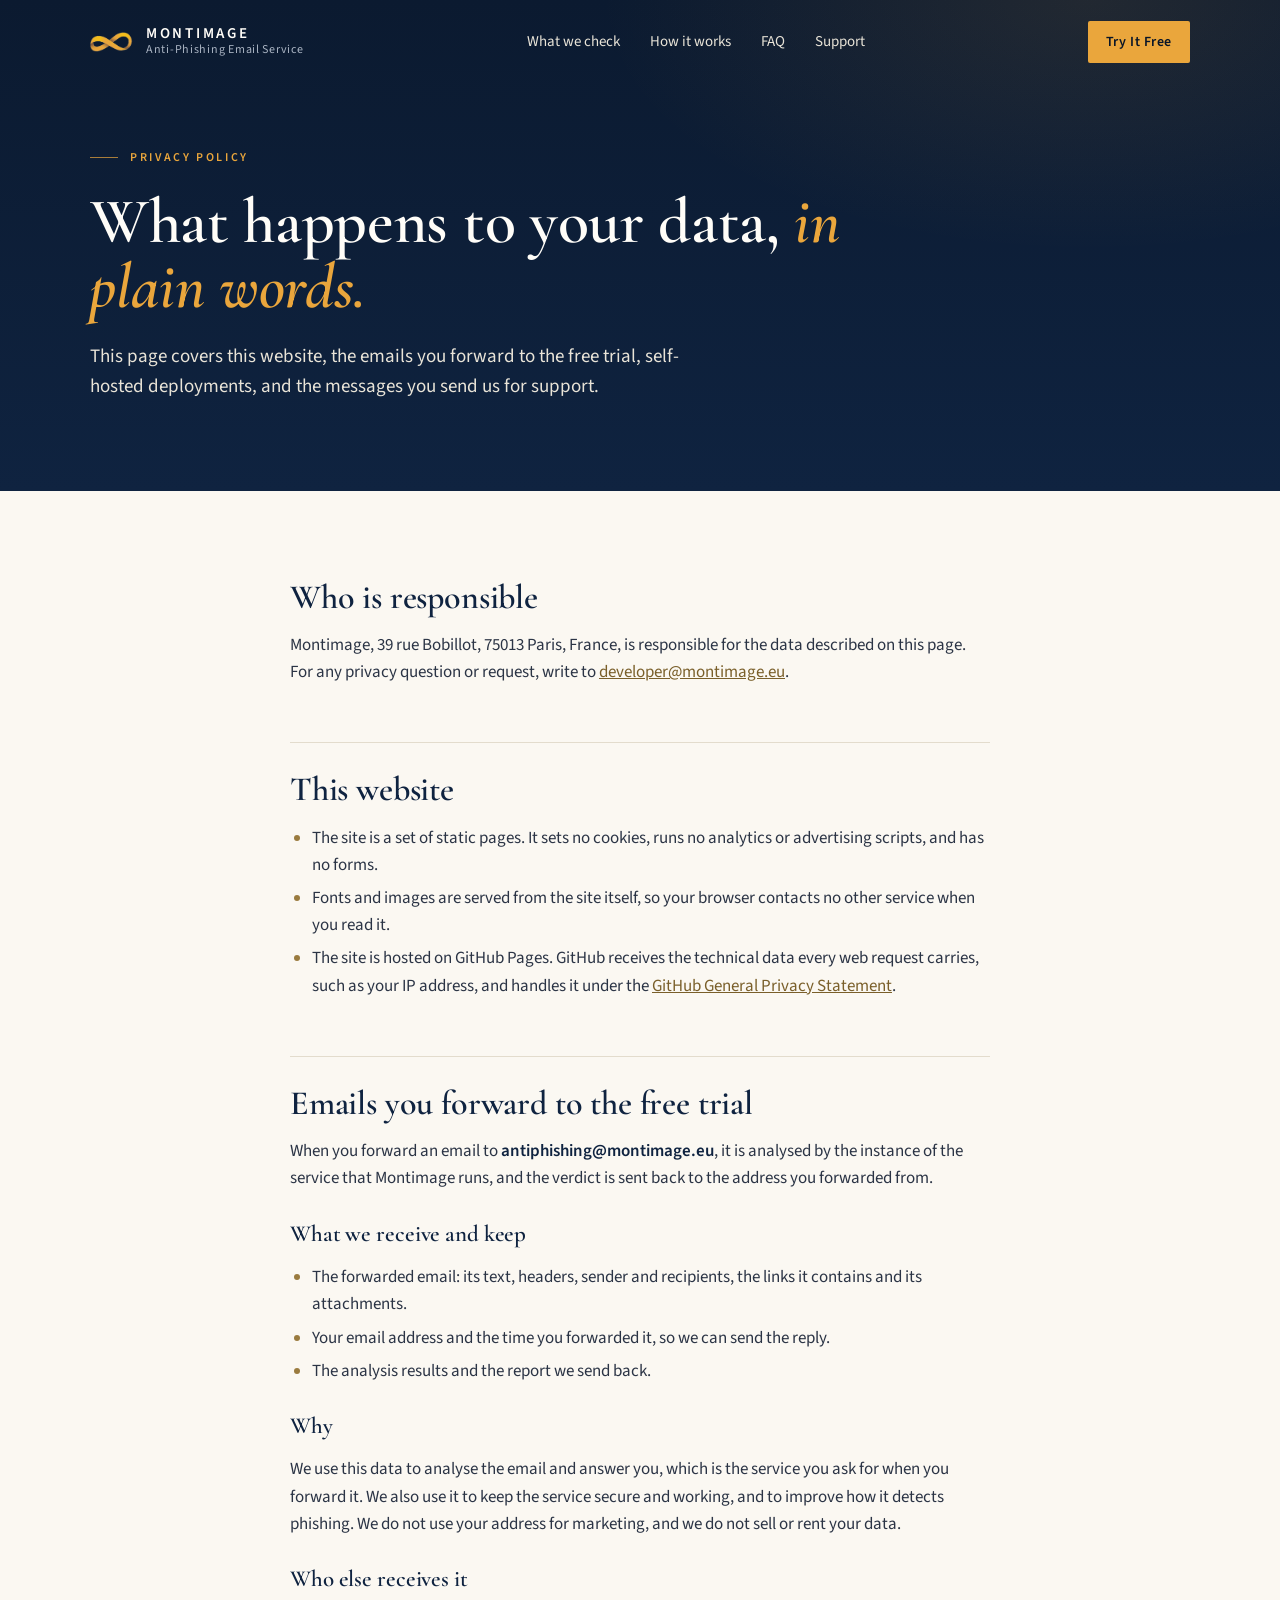
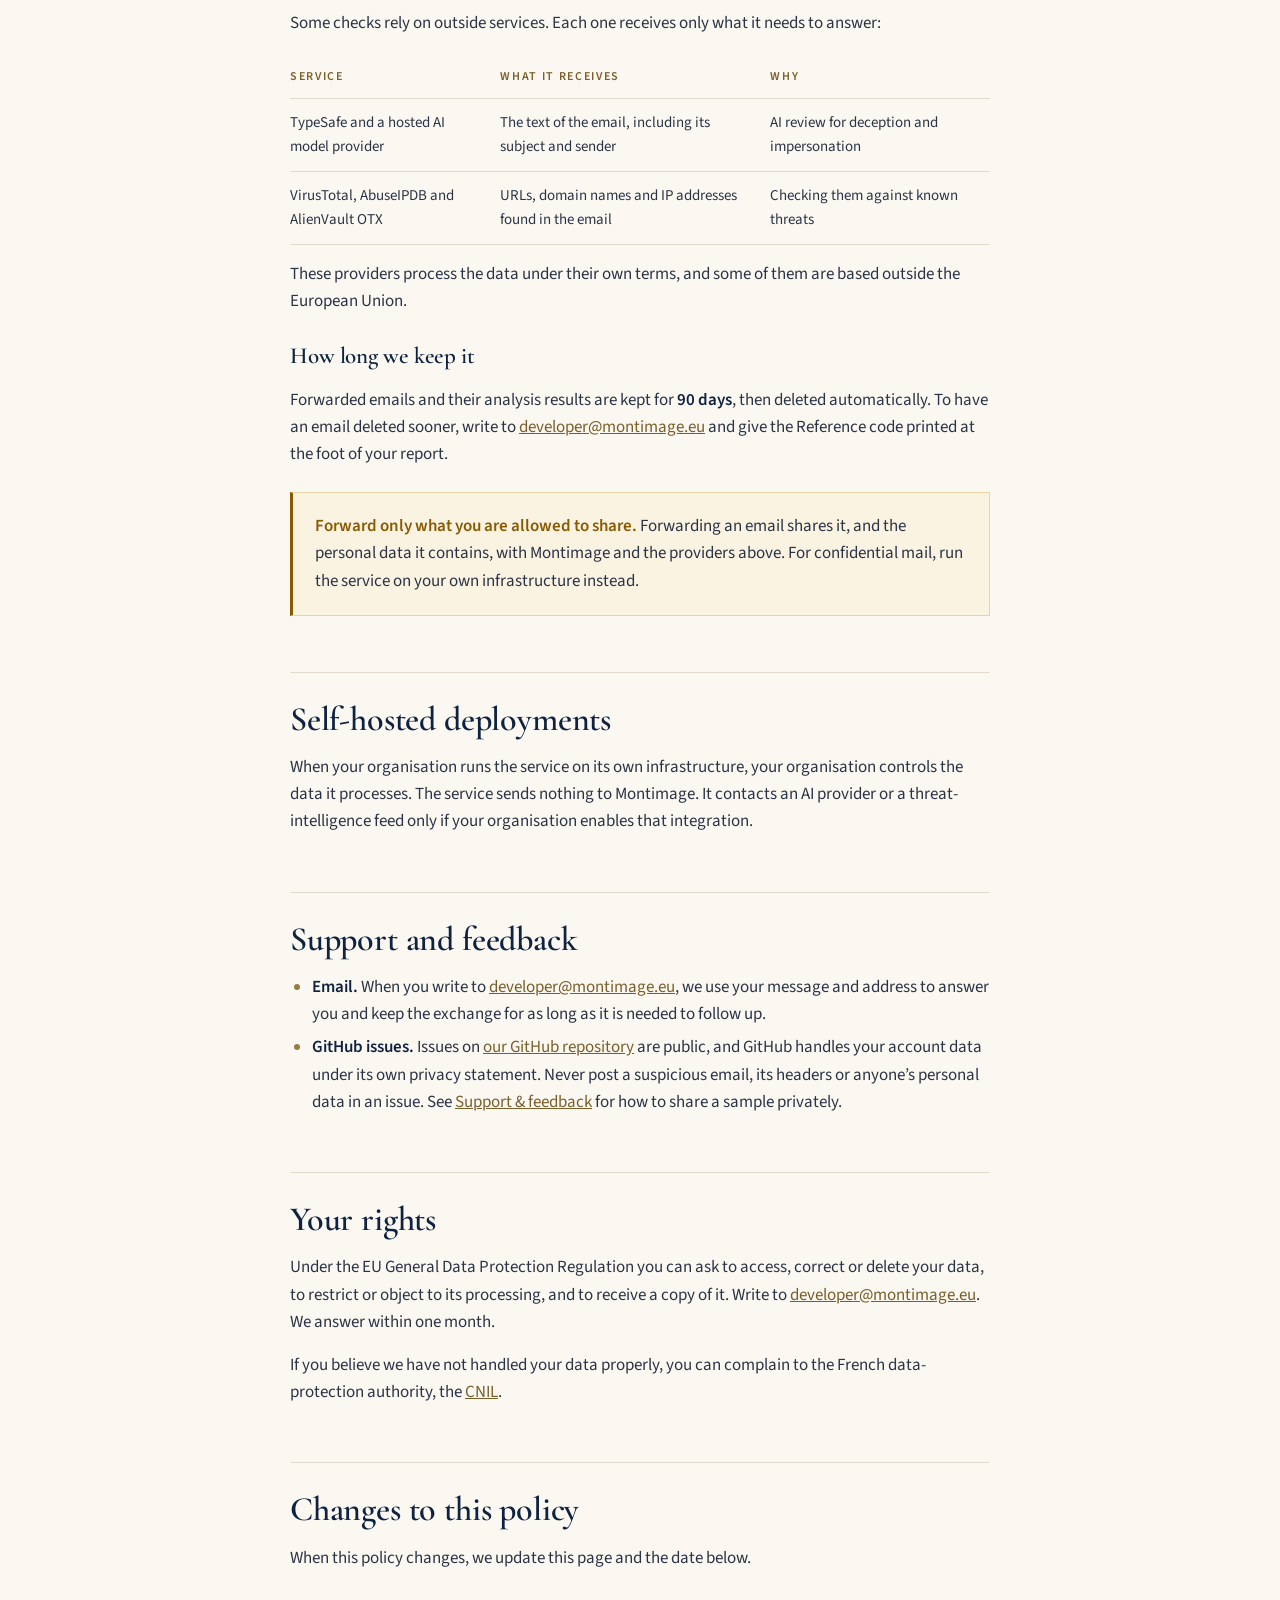
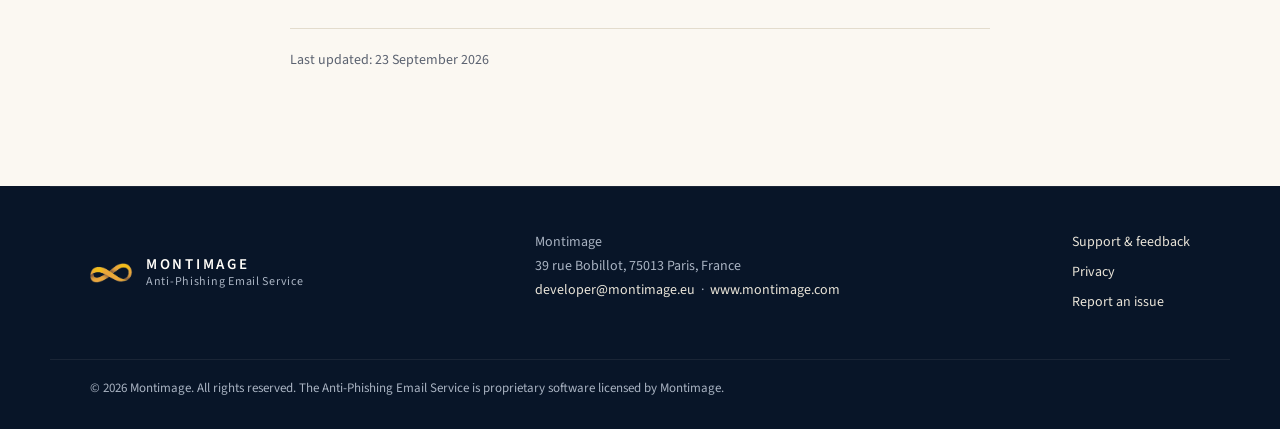
<file: site/privacy.html>
<!DOCTYPE html>
<html lang="en">
<head>
<meta charset="UTF-8">
<meta name="viewport" content="width=device-width, initial-scale=1">
<meta name="color-scheme" content="light">
<title>Privacy Policy | Anti-Phishing Email Service | Montimage</title>
<meta name="description" content="How Montimage handles data for the Anti-Phishing Email Service: this website, emails forwarded to the free trial, self-hosted deployments and support requests.">
<link rel="icon" type="image/png" href="montimage-logo.png">
<link rel="canonical" href="https://montimage-projects.github.io/anti-phishing-email-service-website/privacy.html">
<link rel="stylesheet" href="site.css">
</head>
<body>
<a class="skip" href="#main">Skip to content</a>

<header class="page-head on-navy">
  <div class="site-header">
    <nav class="wrap nav" aria-label="Main">
      <a class="brand" href="index.html">
        <img src="montimage-logo.png" width="109" height="51" alt="Montimage">
        <span class="brand-text">
          <span class="brand-name">Montimage</span>
          <span class="brand-sub">Anti-Phishing Email Service</span>
        </span>
      </a>
      <ul class="nav-links">
        <li><a href="index.html#checks">What we check</a></li>
        <li><a href="index.html#how">How it works</a></li>
        <li><a href="index.html#faq">FAQ</a></li>
        <li><a href="support.html">Support</a></li>
      </ul>
      <a class="btn btn-gold" href="index.html#try">Try It Free</a>
    </nav>
  </div>
  <div class="wrap page-title">
    <span class="eyebrow">Privacy policy</span>
    <h1>What happens to your data, <em>in plain words.</em></h1>
    <p>This page covers this website, the emails you forward to the free trial, self-hosted deployments, and the messages you send us for support.</p>
  </div>
</header>

<main id="main" class="wrap doc">

  <h2>Who is responsible</h2>
  <p>Montimage, 39 rue Bobillot, 75013 Paris, France, is responsible for the data described on this page. For any privacy question or request, write to <a href="mailto:developer@montimage.eu">developer@montimage.eu</a>.</p>

  <h2>This website</h2>
  <ul>
    <li>The site is a set of static pages. It sets no cookies, runs no analytics or advertising scripts, and has no forms.</li>
    <li>Fonts and images are served from the site itself, so your browser contacts no other service when you read it.</li>
    <li>The site is hosted on GitHub Pages. GitHub receives the technical data every web request carries, such as your IP address, and handles it under the <a href="https://docs.github.com/en/site-policy/privacy-policies/github-general-privacy-statement">GitHub General Privacy Statement</a>.</li>
  </ul>

  <h2>Emails you forward to the free trial</h2>
  <p>When you forward an email to <strong>antiphishing@montimage.eu</strong>, it is analysed by the instance of the service that Montimage runs, and the verdict is sent back to the address you forwarded from.</p>

  <h3>What we receive and keep</h3>
  <ul>
    <li>The forwarded email: its text, headers, sender and recipients, the links it contains and its attachments.</li>
    <li>Your email address and the time you forwarded it, so we can send the reply.</li>
    <li>The analysis results and the report we send back.</li>
  </ul>

  <h3>Why</h3>
  <p>We use this data to analyse the email and answer you, which is the service you ask for when you forward it. We also use it to keep the service secure and working, and to improve how it detects phishing. We do not use your address for marketing, and we do not sell or rent your data.</p>

  <h3>Who else receives it</h3>
  <p>Some checks rely on outside services. Each one receives only what it needs to answer:</p>
  <div class="table-scroll">
    <table>
      <thead><tr><th scope="col">Service</th><th scope="col">What it receives</th><th scope="col">Why</th></tr></thead>
      <tbody>
        <tr><td>TypeSafe and a hosted AI model provider</td><td>The text of the email, including its subject and sender</td><td>AI review for deception and impersonation</td></tr>
        <tr><td>VirusTotal, AbuseIPDB and AlienVault OTX</td><td>URLs, domain names and IP addresses found in the email</td><td>Checking them against known threats</td></tr>
      </tbody>
    </table>
  </div>
  <p>These providers process the data under their own terms, and some of them are based outside the European Union.</p>

  <h3>How long we keep it</h3>
  <p>Forwarded emails and their analysis results are kept for <strong>90 days</strong>, then deleted automatically. To have an email deleted sooner, write to <a href="mailto:developer@montimage.eu">developer@montimage.eu</a> and give the Reference code printed at the foot of your report.</p>

  <div class="notice" role="note">
    <p><strong>Forward only what you are allowed to share.</strong> Forwarding an email shares it, and the personal data it contains, with Montimage and the providers above. For confidential mail, run the service on your own infrastructure instead.</p>
  </div>

  <h2>Self-hosted deployments</h2>
  <p>When your organisation runs the service on its own infrastructure, your organisation controls the data it processes. The service sends nothing to Montimage. It contacts an AI provider or a threat-intelligence feed only if your organisation enables that integration.</p>

  <h2>Support and feedback</h2>
  <ul>
    <li><strong>Email.</strong> When you write to <a href="mailto:developer@montimage.eu">developer@montimage.eu</a>, we use your message and address to answer you and keep the exchange for as long as it is needed to follow up.</li>
    <li><strong>GitHub issues.</strong> Issues on <a href="https://github.com/montimage-projects/anti-phishing-email-service-website/issues">our GitHub repository</a> are public, and GitHub handles your account data under its own privacy statement. Never post a suspicious email, its headers or anyone&rsquo;s personal data in an issue. See <a href="support.html">Support &amp; feedback</a> for how to share a sample privately.</li>
  </ul>

  <h2>Your rights</h2>
  <p>Under the EU General Data Protection Regulation you can ask to access, correct or delete your data, to restrict or object to its processing, and to receive a copy of it. Write to <a href="mailto:developer@montimage.eu">developer@montimage.eu</a>. We answer within one month.</p>
  <p>If you believe we have not handled your data properly, you can complain to the French data-protection authority, the <a href="https://www.cnil.fr/en">CNIL</a>.</p>

  <h2>Changes to this policy</h2>
  <p>When this policy changes, we update this page and the date below.</p>

  <p class="updated">Last updated: 23 September 2026</p>

</main>

<footer class="footer">
  <div class="wrap footer-grid">
    <a class="brand" href="https://www.montimage.com">
      <img src="montimage-logo.png" width="109" height="51" alt="Montimage">
      <span class="brand-text">
        <span class="brand-name">Montimage</span>
        <span class="brand-sub">Anti-Phishing Email Service</span>
      </span>
    </a>
    <address>
      Montimage<br>
      39 rue Bobillot, 75013 Paris, France<br>
      <a href="mailto:developer@montimage.eu">developer@montimage.eu</a> &nbsp;&middot;&nbsp; <a href="https://www.montimage.com">www.montimage.com</a>
    </address>
    <ul class="footer-links">
      <li><a href="support.html">Support &amp; feedback</a></li>
      <li><a href="privacy.html">Privacy</a></li>
      <li><a href="https://github.com/montimage-projects/anti-phishing-email-service-website/issues/new/choose">Report an issue</a></li>
    </ul>
  </div>
  <div class="wrap footer-legal">&copy; 2026 Montimage. All rights reserved. The Anti-Phishing Email Service is proprietary software licensed by Montimage.</div>
</footer>
</body>
</html>
</file>
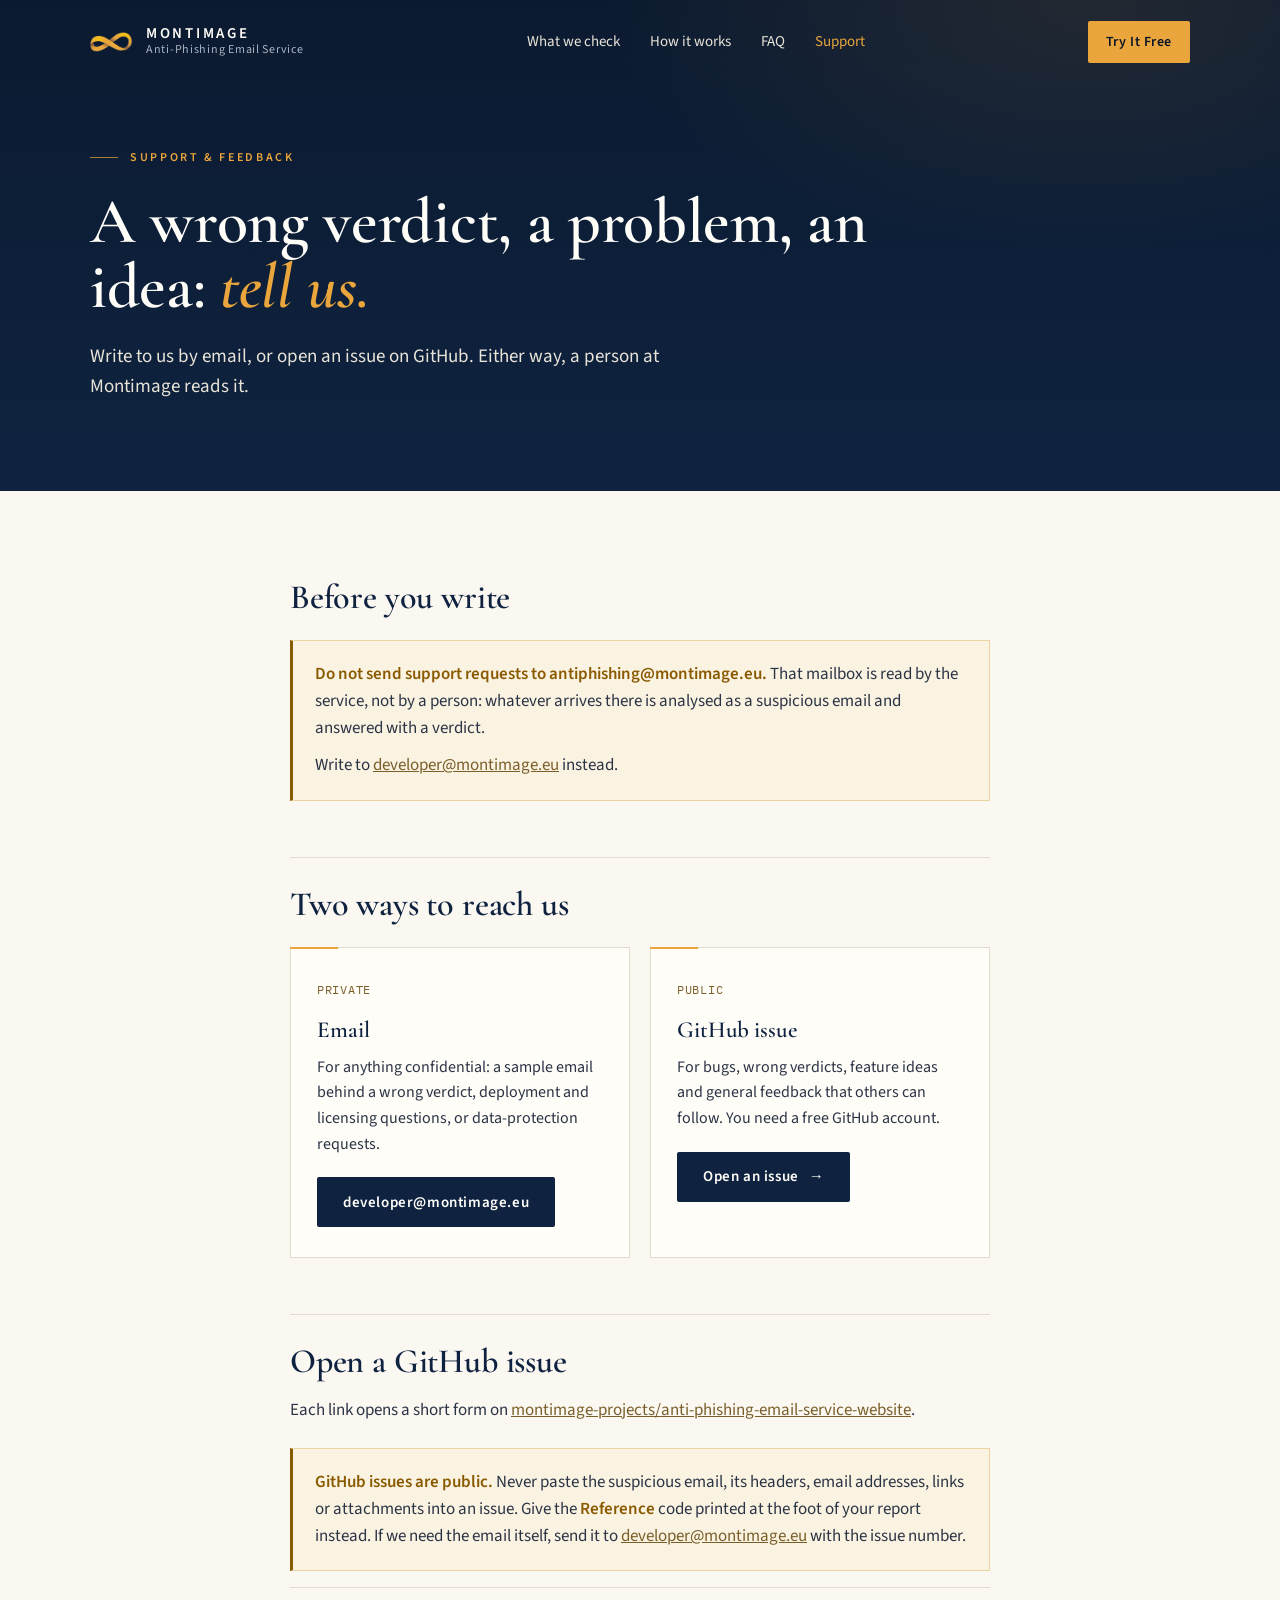
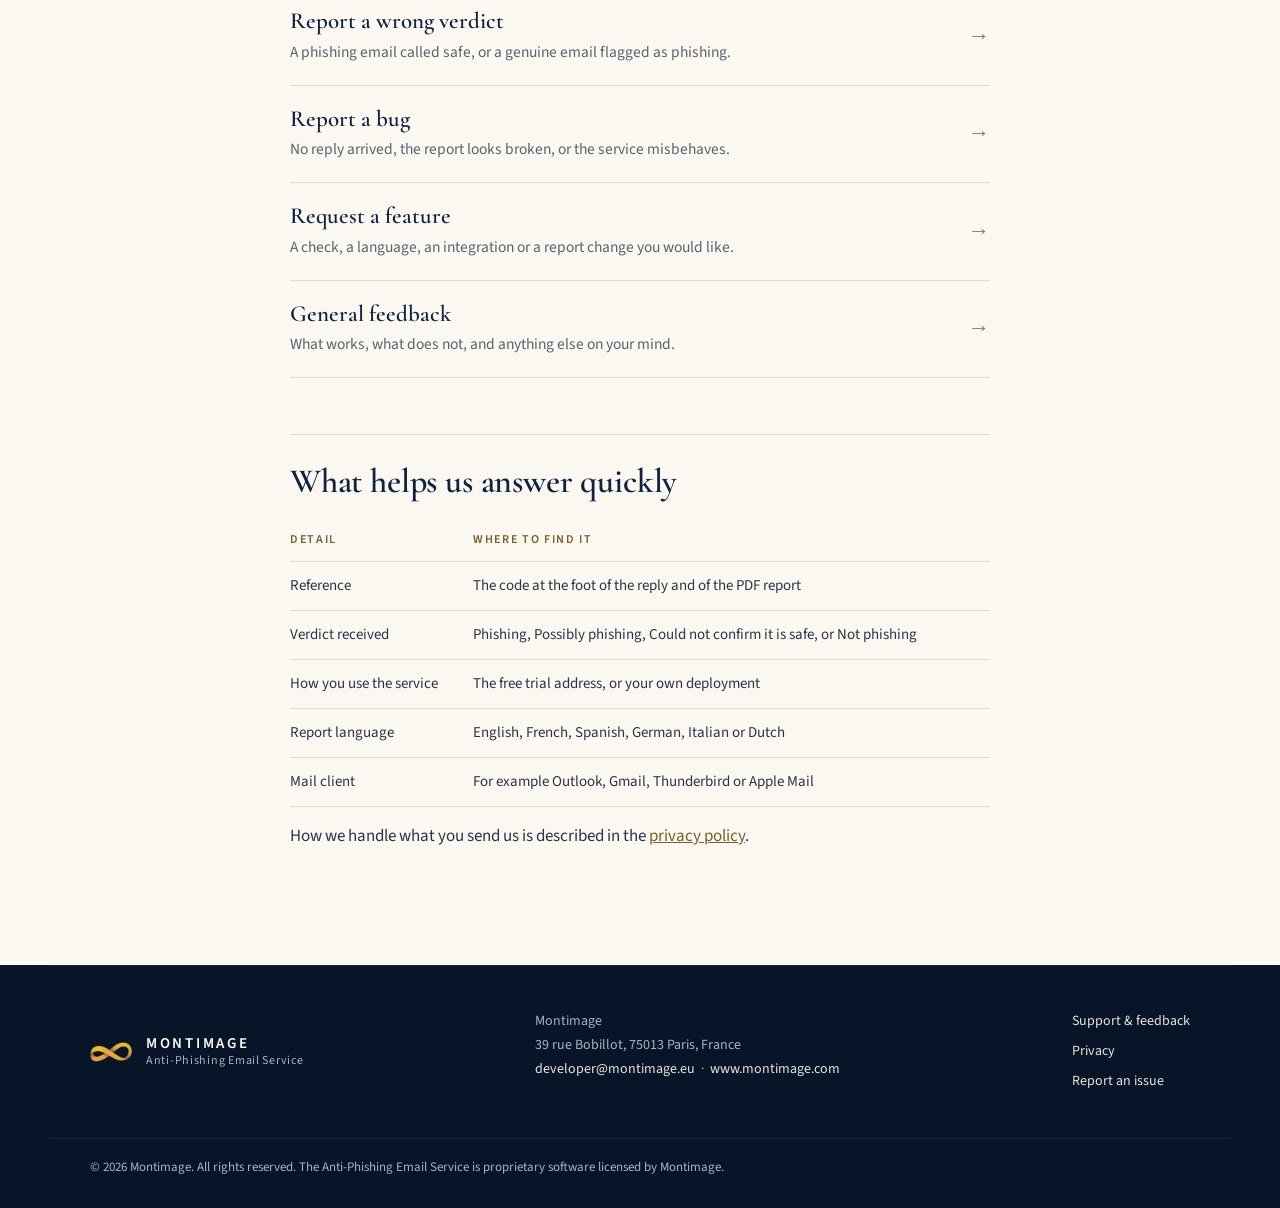
<file: site/support.html>
<!DOCTYPE html>
<html lang="en">
<head>
<meta charset="UTF-8">
<meta name="viewport" content="width=device-width, initial-scale=1">
<meta name="color-scheme" content="light">
<title>Support &amp; Feedback | Anti-Phishing Email Service | Montimage</title>
<meta name="description" content="Get help with the Montimage Anti-Phishing Email Service, report a wrong verdict or a bug, and send feedback by email or through a GitHub issue.">
<link rel="icon" type="image/png" href="montimage-logo.png">
<link rel="canonical" href="https://montimage-projects.github.io/anti-phishing-email-service-website/support.html">
<link rel="stylesheet" href="site.css">
</head>
<body>
<a class="skip" href="#main">Skip to content</a>

<header class="page-head on-navy">
  <div class="site-header">
    <nav class="wrap nav" aria-label="Main">
      <a class="brand" href="index.html">
        <img src="montimage-logo.png" width="109" height="51" alt="Montimage">
        <span class="brand-text">
          <span class="brand-name">Montimage</span>
          <span class="brand-sub">Anti-Phishing Email Service</span>
        </span>
      </a>
      <ul class="nav-links">
        <li><a href="index.html#checks">What we check</a></li>
        <li><a href="index.html#how">How it works</a></li>
        <li><a href="index.html#faq">FAQ</a></li>
        <li><a href="support.html" aria-current="page">Support</a></li>
      </ul>
      <a class="btn btn-gold" href="index.html#try">Try It Free</a>
    </nav>
  </div>
  <div class="wrap page-title">
    <span class="eyebrow">Support &amp; feedback</span>
    <h1>A wrong verdict, a problem, an idea: <em>tell us.</em></h1>
    <p>Write to us by email, or open an issue on GitHub. Either way, a person at Montimage reads it.</p>
  </div>
</header>

<main id="main" class="wrap doc">

  <h2>Before you write</h2>
  <div class="notice" role="note">
    <p><strong>Do not send support requests to antiphishing@montimage.eu.</strong> That mailbox is read by the service, not by a person: whatever arrives there is analysed as a suspicious email and answered with a verdict.</p>
    <p>Write to <a href="mailto:developer@montimage.eu">developer@montimage.eu</a> instead.</p>
  </div>

  <h2>Two ways to reach us</h2>
  <div class="channels">
    <section class="channel" aria-labelledby="ch-email">
      <span class="who">Private</span>
      <h3 id="ch-email">Email</h3>
      <p>For anything confidential: a sample email behind a wrong verdict, deployment and licensing questions, or data-protection requests.</p>
      <a class="btn btn-navy" href="mailto:developer@montimage.eu?subject=Anti-Phishing%20Email%20Service%20%E2%80%94%20support">developer@montimage.eu</a>
    </section>
    <section class="channel" aria-labelledby="ch-github">
      <span class="who">Public</span>
      <h3 id="ch-github">GitHub issue</h3>
      <p>For bugs, wrong verdicts, feature ideas and general feedback that others can follow. You need a free GitHub account.</p>
      <a class="btn btn-navy" href="https://github.com/montimage-projects/anti-phishing-email-service-website/issues/new/choose">Open an issue <span class="arrow" aria-hidden="true">&rarr;</span></a>
    </section>
  </div>

  <h2>Open a GitHub issue</h2>
  <p>Each link opens a short form on <a href="https://github.com/montimage-projects/anti-phishing-email-service-website">montimage-projects/anti-phishing-email-service-website</a>.</p>
  <div class="notice" role="note">
    <p><strong>GitHub issues are public.</strong> Never paste the suspicious email, its headers, email addresses, links or attachments into an issue. Give the <strong>Reference</strong> code printed at the foot of your report instead. If we need the email itself, send it to <a href="mailto:developer@montimage.eu">developer@montimage.eu</a> with the issue number.</p>
  </div>
  <ul class="forms">
    <li>
      <a href="https://github.com/montimage-projects/anti-phishing-email-service-website/issues/new?template=wrong_verdict.yml">
        <span class="form-name">Report a wrong verdict</span>
        <span class="form-desc">A phishing email called safe, or a genuine email flagged as phishing.</span>
        <span class="arrow" aria-hidden="true">&rarr;</span>
      </a>
    </li>
    <li>
      <a href="https://github.com/montimage-projects/anti-phishing-email-service-website/issues/new?template=bug_report.yml">
        <span class="form-name">Report a bug</span>
        <span class="form-desc">No reply arrived, the report looks broken, or the service misbehaves.</span>
        <span class="arrow" aria-hidden="true">&rarr;</span>
      </a>
    </li>
    <li>
      <a href="https://github.com/montimage-projects/anti-phishing-email-service-website/issues/new?template=feature_request.yml">
        <span class="form-name">Request a feature</span>
        <span class="form-desc">A check, a language, an integration or a report change you would like.</span>
        <span class="arrow" aria-hidden="true">&rarr;</span>
      </a>
    </li>
    <li>
      <a href="https://github.com/montimage-projects/anti-phishing-email-service-website/issues/new?template=feedback.yml">
        <span class="form-name">General feedback</span>
        <span class="form-desc">What works, what does not, and anything else on your mind.</span>
        <span class="arrow" aria-hidden="true">&rarr;</span>
      </a>
    </li>
  </ul>

  <h2>What helps us answer quickly</h2>
  <div class="table-scroll">
    <table>
      <thead><tr><th scope="col">Detail</th><th scope="col">Where to find it</th></tr></thead>
      <tbody>
        <tr><td>Reference</td><td>The code at the foot of the reply and of the PDF report</td></tr>
        <tr><td>Verdict received</td><td>Phishing, Possibly phishing, Could not confirm it is safe, or Not phishing</td></tr>
        <tr><td>How you use the service</td><td>The free trial address, or your own deployment</td></tr>
        <tr><td>Report language</td><td>English, French, Spanish, German, Italian or Dutch</td></tr>
        <tr><td>Mail client</td><td>For example Outlook, Gmail, Thunderbird or Apple Mail</td></tr>
      </tbody>
    </table>
  </div>
  <p>How we handle what you send us is described in the <a href="privacy.html">privacy policy</a>.</p>

</main>

<footer class="footer">
  <div class="wrap footer-grid">
    <a class="brand" href="https://www.montimage.com">
      <img src="montimage-logo.png" width="109" height="51" alt="Montimage">
      <span class="brand-text">
        <span class="brand-name">Montimage</span>
        <span class="brand-sub">Anti-Phishing Email Service</span>
      </span>
    </a>
    <address>
      Montimage<br>
      39 rue Bobillot, 75013 Paris, France<br>
      <a href="mailto:developer@montimage.eu">developer@montimage.eu</a> &nbsp;&middot;&nbsp; <a href="https://www.montimage.com">www.montimage.com</a>
    </address>
    <ul class="footer-links">
      <li><a href="support.html">Support &amp; feedback</a></li>
      <li><a href="privacy.html">Privacy</a></li>
      <li><a href="https://github.com/montimage-projects/anti-phishing-email-service-website/issues/new/choose">Report an issue</a></li>
    </ul>
  </div>
  <div class="wrap footer-legal">&copy; 2026 Montimage. All rights reserved. The Anti-Phishing Email Service is proprietary software licensed by Montimage.</div>
</footer>
</body>
</html>
</file>
<file: site/site.css>
@font-face { font-family: "Display"; font-weight: 500; font-display: swap; src: url("fonts/cormorant-garamond-500-normal.ttf") format("truetype"); }
@font-face { font-family: "Display"; font-weight: 600; font-display: swap; src: url("fonts/cormorant-garamond-600-normal.ttf") format("truetype"); }
@font-face { font-family: "Display"; font-weight: 600; font-style: italic; font-display: swap; src: url("fonts/cormorant-garamond-600-italic.ttf") format("truetype"); }
@font-face { font-family: "Text"; font-weight: 400; font-display: swap; src: url("fonts/source-sans-3-400-normal.ttf") format("truetype"); }
@font-face { font-family: "Text"; font-weight: 400; font-style: italic; font-display: swap; src: url("fonts/source-sans-3-400-italic.ttf") format("truetype"); }
@font-face { font-family: "Text"; font-weight: 600; font-display: swap; src: url("fonts/source-sans-3-600-normal.ttf") format("truetype"); }
@font-face { font-family: "Mono"; font-weight: 400; font-display: swap; src: url("fonts/ibm-plex-mono-400-normal.ttf") format("truetype"); }

:root {
  /* Montimage: navy from montimage.eu, gold from the Montimage mark */
  --navy-950: #081528;
  --navy-900: #0B1A30;
  --navy: #0F2340;
  --navy-700: #1A2E44;
  --navy-line: rgba(234, 166, 60, 0.22);
  --mark: #EAA63C;
  --mark-hi: #F2BC1B;
  --gold: #9A7B3F;
  --gold-ink: #7A5F2A;
  --paper: #FBF8F2;
  --ivory: #F3EFE6;
  --card: #FFFDF8;
  --rule: #E3DCCD;
  --chip-line: #E6DFD0;
  --ink: #0F2340;
  --body: #2B3445;
  --muted: #5B6270;
  --on-navy: #E9E4D8;
  --on-navy-muted: #A9B3C2;
  --safe: #1E6B47;    --safe-tint: #EAF3EE;    --safe-line: #BFD9C9;
  --caution: #8A5A00; --caution-tint: #FBF3E2; --caution-line: #EBD3A2;
  --unsafe: #A4262C;  --unsafe-tint: #FBECEC;  --unsafe-line: #EBC0C2;
  --display: "Display", "Cormorant Garamond", Georgia, "Times New Roman", serif;
  --text: "Text", "Source Sans 3", -apple-system, "Segoe UI", "Helvetica Neue", Arial, sans-serif;
  --mono: "Mono", "IBM Plex Mono", ui-monospace, "SF Mono", Menlo, monospace;
  --wrap: 1180px;
  --gutter: clamp(16px, 4vw, 40px);
}

*, *::before, *::after { box-sizing: border-box; }
html { scroll-behavior: smooth; -webkit-text-size-adjust: 100%; }
body {
  margin: 0; background: var(--paper); color: var(--body);
  font: 400 17px/1.6 var(--text);
  -webkit-font-smoothing: antialiased; text-rendering: optimizeLegibility;
  overflow-x: hidden;
}
img, svg { display: block; max-width: 100%; }
a { color: inherit; }
p { margin: 0; }
h1, h2, h3 { margin: 0; font-family: var(--display); font-weight: 600; color: var(--ink); letter-spacing: -0.005em; }
::selection { background: var(--mark); color: var(--navy-950); }
:focus-visible { outline: 2px solid var(--mark); outline-offset: 3px; border-radius: 2px; }

.wrap { width: 100%; max-width: var(--wrap); margin: 0 auto; padding: 0 var(--gutter); }
.skip { position: absolute; left: -999px; top: 8px; z-index: 10; padding: 10px 16px; background: var(--card); color: var(--ink); font-weight: 600; }
.skip:focus { left: 16px; }

.eyebrow {
  display: inline-flex; align-items: center; gap: 12px;
  font: 600 12px/1 var(--text); letter-spacing: 0.22em; text-transform: uppercase; color: var(--gold-ink);
}
.eyebrow::before { content: ""; width: 28px; height: 1px; background: currentColor; opacity: 0.7; }
.on-navy .eyebrow { color: var(--mark); }

.section { padding: clamp(72px, 10vw, 128px) 0; }
.section-head { max-width: 760px; }
.section-head h2 { margin-top: 18px; font-size: clamp(34px, 4.6vw, 54px); line-height: 1.06; }
.section-head p { margin-top: 20px; font-size: 19px; color: var(--body); max-width: 640px; }
.on-navy h2, .on-navy h3 { color: #FFFDF8; }
.on-navy .section-head p { color: var(--on-navy); }

/* Buttons */
.btn {
  display: inline-flex; align-items: center; justify-content: center; gap: 10px;
  min-height: 50px; padding: 0 26px; border-radius: 2px;
  font: 600 15px/1 var(--text); letter-spacing: 0.04em; text-decoration: none;
  transition: background-color .2s ease, color .2s ease, border-color .2s ease, transform .2s ease;
}
.btn-gold { background: var(--mark); color: var(--navy-950); }
.btn-gold:hover { background: var(--mark-hi); }
.btn-ghost { border: 1px solid rgba(233, 228, 216, 0.35); color: #FFFDF8; }
.btn-ghost:hover { border-color: var(--mark); color: var(--mark); }
.btn-navy { background: var(--navy); color: #FFFDF8; }
.btn-navy:hover { background: var(--navy-700); }
.btn .arrow { transition: transform .2s ease; }
.btn:hover .arrow { transform: translateX(3px); }

/* Trial address: shown to copy, never a mailto link. A new message would
   not carry the suspicious email; the reader has to use Forward on it. */
.forward { display: inline-flex; flex-wrap: wrap; max-width: 100%; border: 1px solid var(--navy-line); border-radius: 2px; }
.forward-addr { flex: 1 1 auto; display: flex; align-items: center; min-height: 50px; padding: 0 20px; font: 400 16px/1.3 var(--mono); color: #FFFDF8; user-select: all; overflow-wrap: anywhere; }
.forward.on-paper { border-color: var(--rule); background: var(--card); }
.forward.on-paper .forward-addr { color: var(--ink); }
.copy-btn { display: none; flex: 1 0 auto; border: 0; cursor: pointer; }
.js .copy-btn { display: inline-flex; }

/* ── Header ─────────────────────────────────────────── */
.site-header { position: relative; z-index: 2; }
.nav { display: flex; align-items: center; justify-content: space-between; gap: 24px; height: 84px; }
.brand { display: inline-flex; align-items: center; gap: 12px; text-decoration: none; color: #FFFDF8; }
.brand img { width: 44px; height: auto; }
.brand-text { display: flex; flex-direction: column; line-height: 1.1; }
.brand-name { font: 600 15px/1.1 var(--text); letter-spacing: 0.18em; text-transform: uppercase; }
.brand-sub { font: 400 12px/1.3 var(--text); letter-spacing: 0.06em; color: var(--on-navy-muted); }
.nav-links { display: flex; align-items: center; gap: 30px; list-style: none; margin: 0; padding: 0; }
.nav-links a { font: 400 15px/1 var(--text); color: var(--on-navy); text-decoration: none; }
.nav-links a:hover { color: var(--mark); }
.nav .btn { min-height: 42px; padding: 0 18px; font-size: 14px; }
@media (max-width: 980px) { .nav-links { display: none; } }
@media (max-width: 420px) { .brand-sub { display: none; } .nav .btn { padding: 0 14px; } }

/* ── Footer ─────────────────────────────────────────── */
.footer { background: var(--navy-950); color: var(--on-navy-muted); font-size: 14px; }
.footer-grid { display: flex; flex-wrap: wrap; justify-content: space-between; gap: 28px; padding-top: 44px; padding-bottom: 44px; border-top: 1px solid rgba(233, 228, 216, 0.08); }
.footer .brand-name { color: #FFFDF8; }
.footer address { font-style: normal; line-height: 1.7; }
.footer a { color: var(--on-navy); text-decoration: none; }
.footer a:hover { color: var(--mark); }
.footer-legal { padding-top: 18px; padding-bottom: 30px; border-top: 1px solid rgba(233, 228, 216, 0.08); font-size: 13px; }

/* ── Motion ─────────────────────────────────────────── */
.js .reveal { opacity: 0; transform: translateY(18px); transition: opacity .8s cubic-bezier(.2, .7, .2, 1), transform .8s cubic-bezier(.2, .7, .2, 1); }
.js .reveal.in { opacity: 1; transform: none; }
@media (prefers-reduced-motion: reduce) {
  html { scroll-behavior: auto; }
  .js .reveal { opacity: 1; transform: none; transition: none; }
  .btn, .btn .arrow { transition: none; }
}

/* ── Footer links ───────────────────────────────────── */
.footer-links { list-style: none; margin: 0; padding: 0; display: flex; flex-direction: column; gap: 6px; line-height: 1.7; }

/* ── Inner pages (privacy, support, 404) ────────────── */
.page-head {
  position: relative; overflow: hidden; color: var(--on-navy);
  background: radial-gradient(700px 360px at 85% 0%, rgba(234, 166, 60, 0.10), transparent 70%), linear-gradient(180deg, var(--navy-900) 0%, var(--navy) 100%);
}
.page-head .nav-links a[aria-current] { color: var(--mark); }
.page-title { padding-top: clamp(32px, 5vw, 56px); padding-bottom: clamp(56px, 7vw, 88px); }
.page-title h1 { margin-top: 22px; max-width: 820px; color: #FFFDF8; font-size: clamp(40px, 5.4vw, 64px); line-height: 1.02; }
.page-title h1 em { color: var(--mark); }
.page-title p { margin-top: 22px; max-width: 640px; font-size: 19px; }

.doc { max-width: 780px; padding-top: clamp(56px, 7vw, 88px); padding-bottom: clamp(72px, 9vw, 120px); }
.doc h2 { margin-top: 56px; padding-top: 28px; border-top: 1px solid var(--rule); font-size: clamp(28px, 3vw, 34px); line-height: 1.1; }
.doc h2:first-child { margin-top: 0; padding-top: 0; border-top: 0; }
.doc h3 { margin-top: 28px; font-size: 23px; line-height: 1.2; }
.doc p, .doc ul, .doc ol { margin: 16px 0 0; }
.doc ul, .doc ol { padding-left: 22px; }
.doc li { margin: 6px 0; }
.doc li::marker { color: var(--gold); }
.doc a { color: var(--gold-ink); }
.doc strong { color: var(--ink); font-weight: 600; }
.doc code { font: 400 14px var(--mono); color: var(--ink); background: var(--card); padding: 1px 6px; border: 1px solid var(--rule); }
.doc .updated { margin-top: 56px; padding-top: 20px; border-top: 1px solid var(--rule); font-size: 14px; color: var(--muted); }
.table-scroll { margin-top: 20px; overflow-x: auto; }
.doc table { width: 100%; border-collapse: collapse; font-size: 15px; }
.doc th, .doc td { padding: 12px 14px 12px 0; border-bottom: 1px solid var(--rule); text-align: left; vertical-align: top; }
.doc th { font: 600 12px/1.4 var(--text); letter-spacing: 0.14em; text-transform: uppercase; color: var(--gold-ink); }

.notice { margin-top: 24px; padding: 20px 22px; background: var(--caution-tint); border: 1px solid var(--caution-line); border-left: 3px solid var(--caution); }
.notice strong { color: var(--caution); }
.notice p { margin: 0; }
.notice p + p { margin-top: 10px; }

.channels { display: grid; grid-template-columns: repeat(2, minmax(0, 1fr)); gap: 20px; margin-top: 24px; }
.channel { position: relative; padding: 28px 26px 30px; background: var(--card); border: 1px solid var(--rule); }
.channel::before { content: ""; position: absolute; left: -1px; top: -1px; width: 48px; height: 2px; background: var(--mark); }
.channel .who { font: 400 12px/1 var(--mono); letter-spacing: 0.06em; text-transform: uppercase; color: var(--gold-ink); }
.channel h3 { margin-top: 14px; }
.channel p { margin-top: 10px; font-size: 16px; }
.channel .btn { margin-top: 20px; }
.doc .channel .btn { color: #FFFDF8; }
@media (max-width: 720px) { .channels { grid-template-columns: minmax(0, 1fr); } }

.forms { list-style: none; margin: 24px 0 0; padding: 0; border-top: 1px solid var(--rule); }
.doc .forms { padding: 0; }
.forms li { margin: 0; border-bottom: 1px solid var(--rule); }
.forms a { display: grid; grid-template-columns: minmax(0, 1fr) auto; gap: 4px 20px; align-items: center; padding: 20px 0; text-decoration: none; color: var(--body); }
.forms a:hover .form-name { color: var(--gold-ink); }
.form-name { font: 600 23px/1.2 var(--display); color: var(--ink); transition: color .2s ease; }
.form-desc { grid-column: 1; font-size: 15.5px; color: var(--muted); }
.forms .arrow { grid-row: 1 / span 2; grid-column: 2; color: var(--gold); font-size: 22px; transition: transform .2s ease; }
.forms a:hover .arrow { transform: translateX(3px); }
</file>
